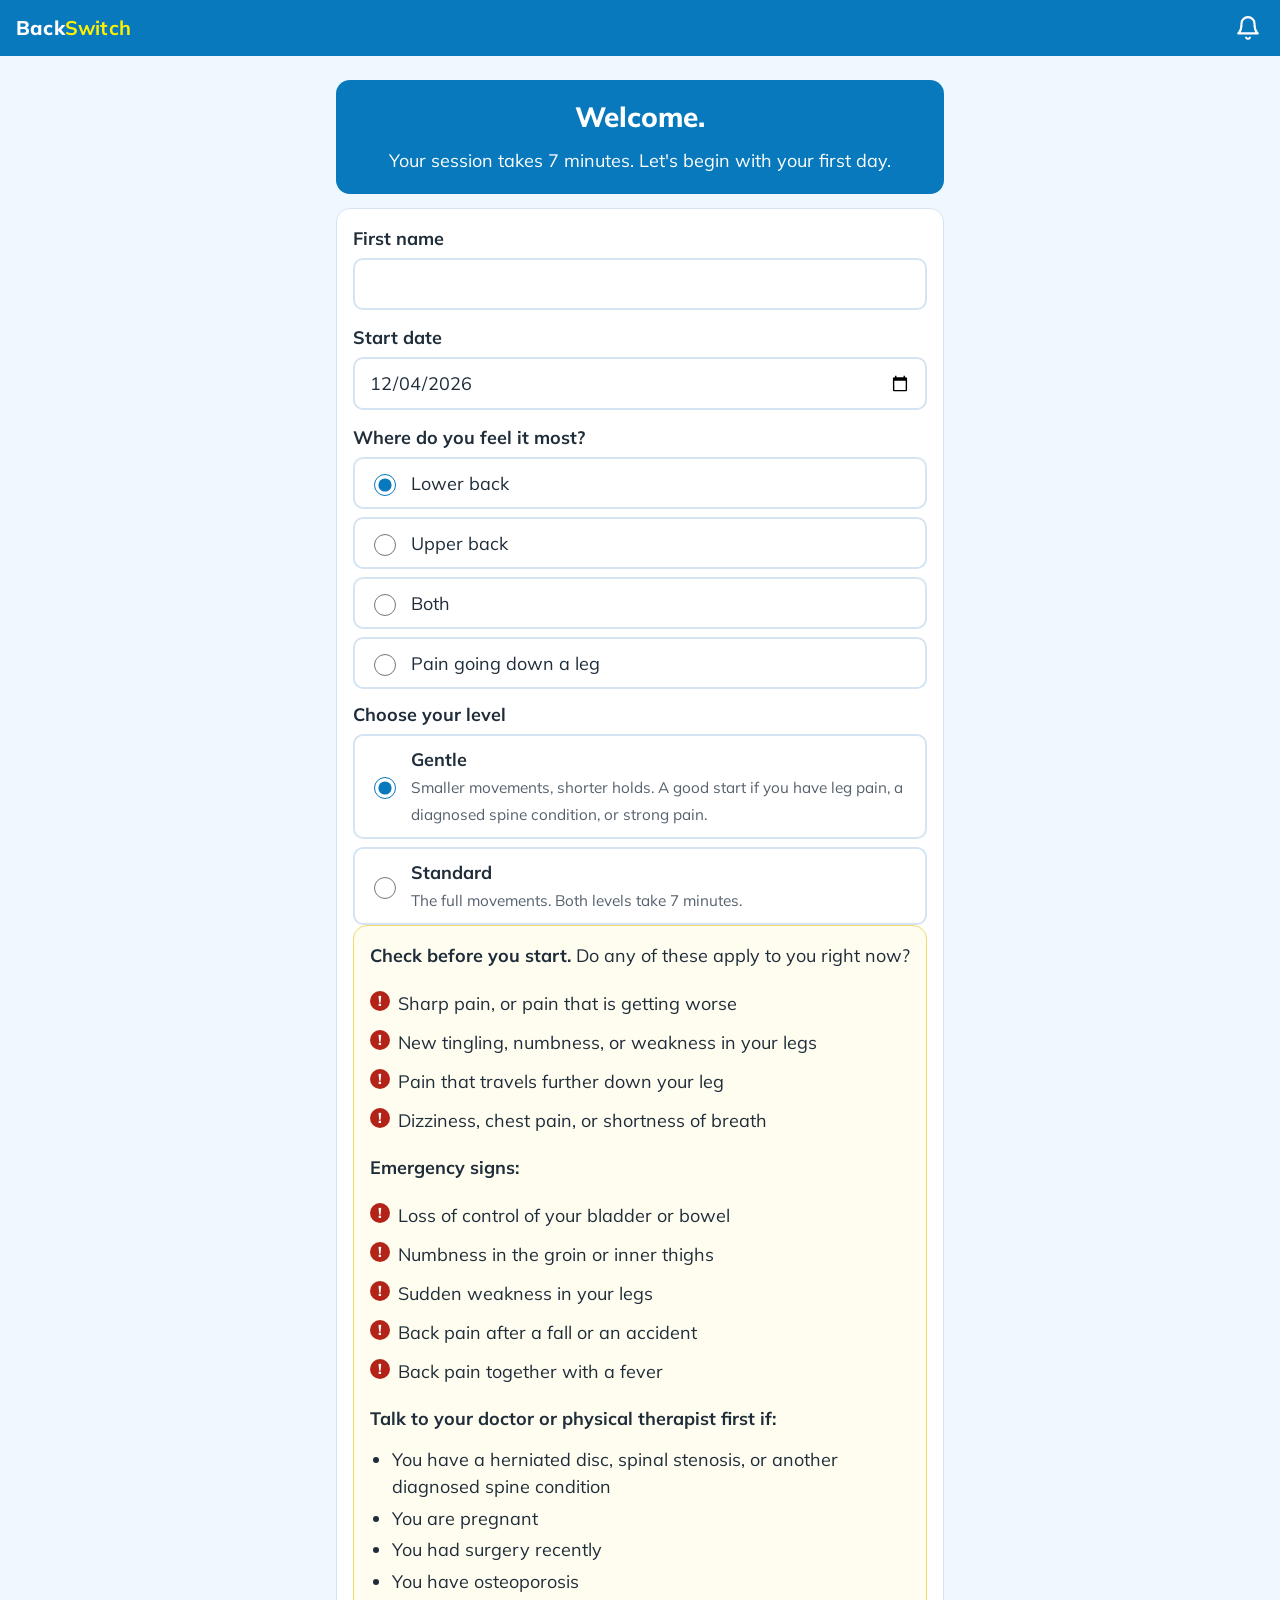
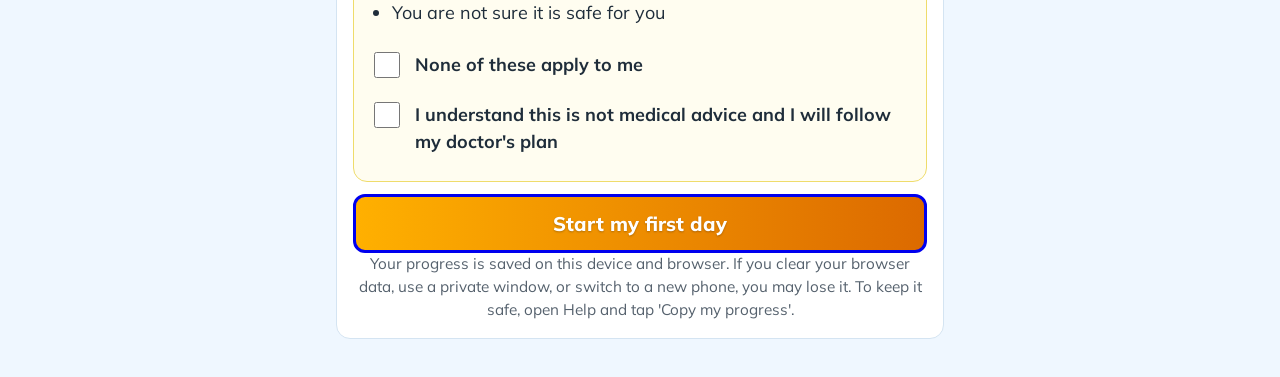
<file: areademembros/index.html>
<!DOCTYPE html>
<html lang="en">
<head>
<meta charset="UTF-8">
<meta name="viewport" content="width=device-width, initial-scale=1.0">
<meta name="robots" content="noindex, nofollow, noarchive">
<meta name="theme-color" content="#0879bd">
<meta name="apple-mobile-web-app-capable" content="yes">
<meta name="apple-mobile-web-app-title" content="BackSwitch">
<title>BackSwitch Member Area</title>
<link rel="stylesheet" href="/areademembros/assets/css/app.css?v=1">
</head>
<body>
<header class="top" id="top">
  <div class="brand">Back<b>Switch</b></div>
  <button class="bell" id="bell" type="button" aria-label="Messages">
    <svg viewBox="0 0 24 24" fill="none" stroke="currentColor" stroke-width="2" stroke-linecap="round" stroke-linejoin="round" aria-hidden="true"><path d="M18 8a6 6 0 0 0-12 0c0 7-3 9-3 9h18s-3-2-3-9"/><path d="M13.7 21a2 2 0 0 1-3.4 0"/></svg>
    <span class="badge" id="badge" hidden>0</span>
  </button>
</header>

<main id="app" tabindex="-1" aria-live="polite">
  <noscript><div class="card"><h2>JavaScript is needed</h2><p>Please turn on JavaScript in your browser to use the BackSwitch Member Area.</p></div></noscript>
</main>

<div class="safety-bar" id="safetybar"><a href="#/safety">Safety: when to stop and get care</a></div>

<nav class="nav" id="nav" aria-label="Main">
  <a href="#/today" data-nav="today"><svg viewBox="0 0 24 24" fill="none" stroke="currentColor" stroke-width="2" stroke-linecap="round" stroke-linejoin="round" aria-hidden="true"><path d="M3 11l9-8 9 8"/><path d="M5 10v10h14V10"/></svg>Today</a>
  <a href="#/routine" data-nav="routine"><svg viewBox="0 0 24 24" fill="none" stroke="currentColor" stroke-width="2" stroke-linecap="round" stroke-linejoin="round" aria-hidden="true"><circle cx="12" cy="12" r="9"/><path d="M12 7v5l3 2"/></svg>Routine</a>
  <a href="#/guides" data-nav="guides"><svg viewBox="0 0 24 24" fill="none" stroke="currentColor" stroke-width="2" stroke-linecap="round" stroke-linejoin="round" aria-hidden="true"><path d="M4 5a2 2 0 0 1 2-2h13v16H6a2 2 0 0 0-2 2z"/><path d="M4 21V5"/></svg>Guides</a>
  <a href="#/help" data-nav="help"><svg viewBox="0 0 24 24" fill="none" stroke="currentColor" stroke-width="2" stroke-linecap="round" stroke-linejoin="round" aria-hidden="true"><circle cx="12" cy="12" r="9"/><path d="M9.5 9.5a2.5 2.5 0 1 1 3.5 2.3c-.7.4-1 .9-1 1.7"/><path d="M12 17h.01"/></svg>Help</a>
</nav>

<script src="/areademembros/assets/js/app.js?v=1" defer></script>
</body>
</html>
</file>
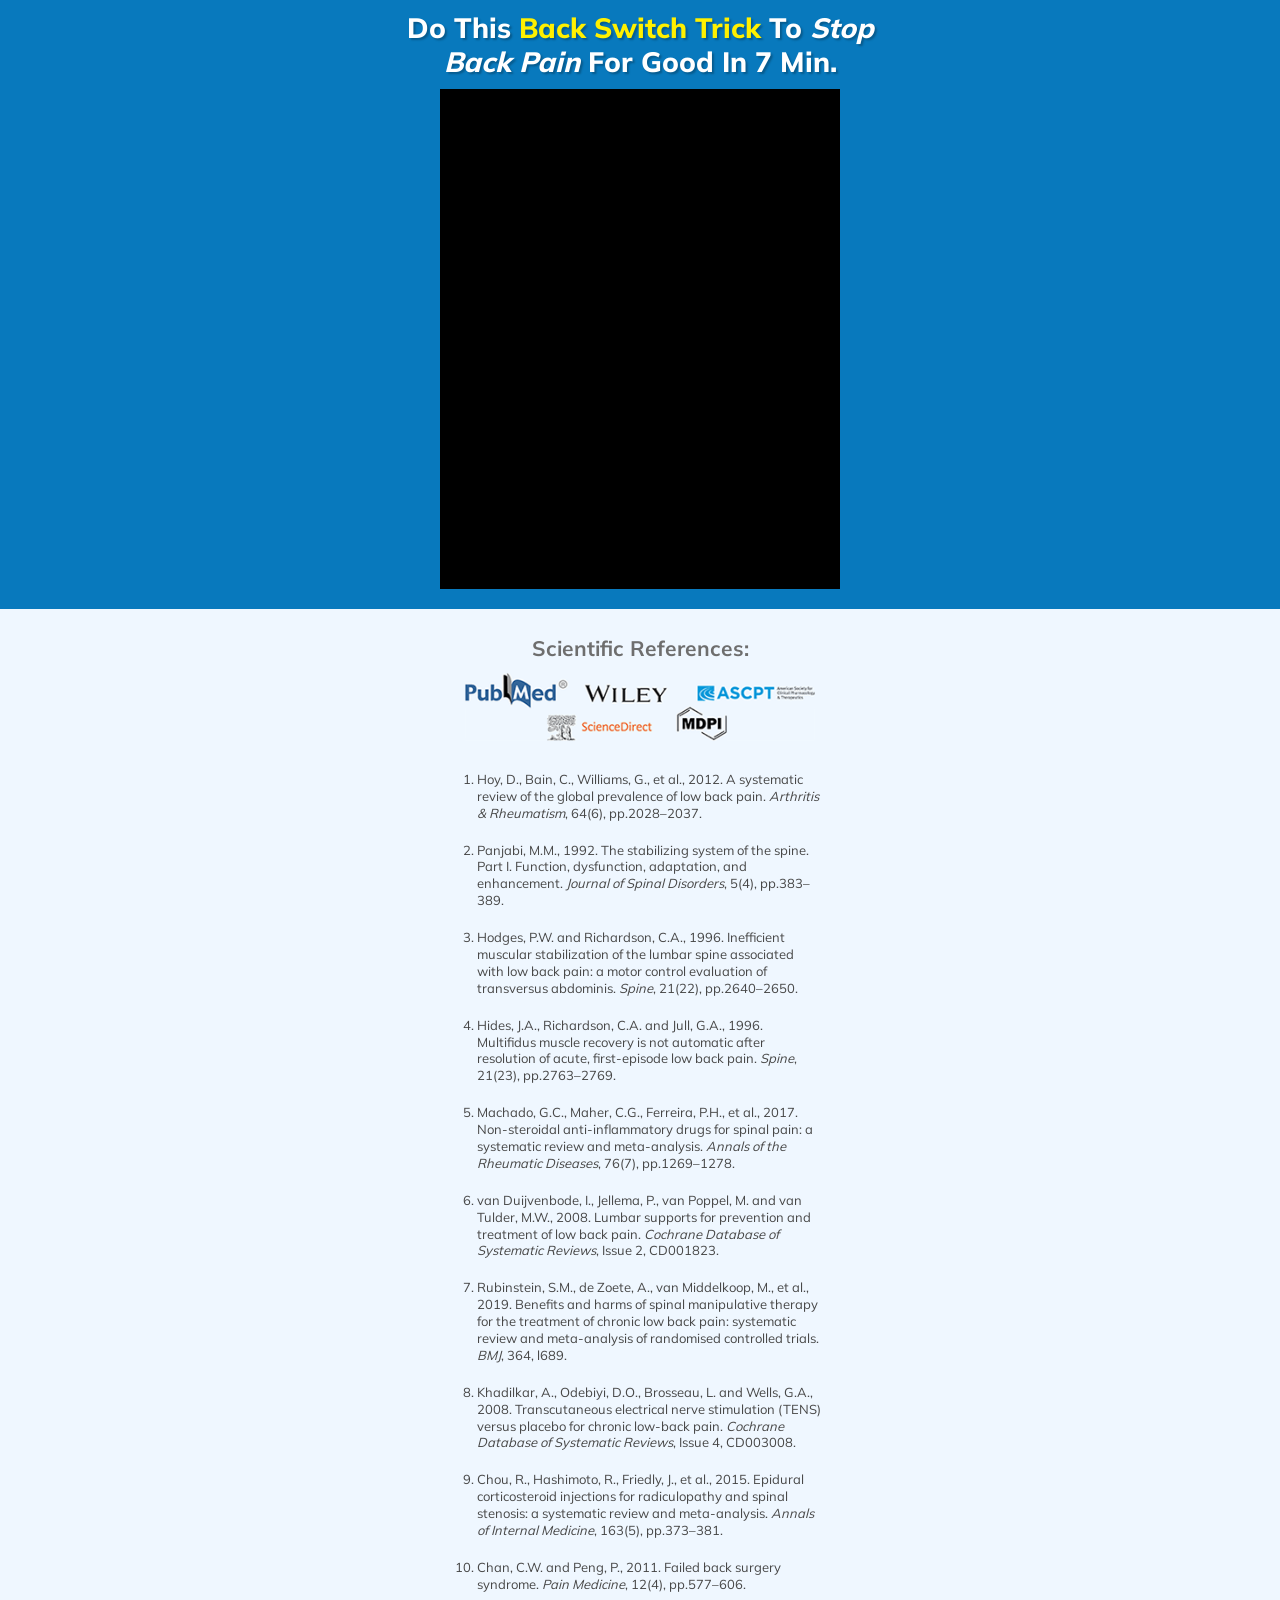
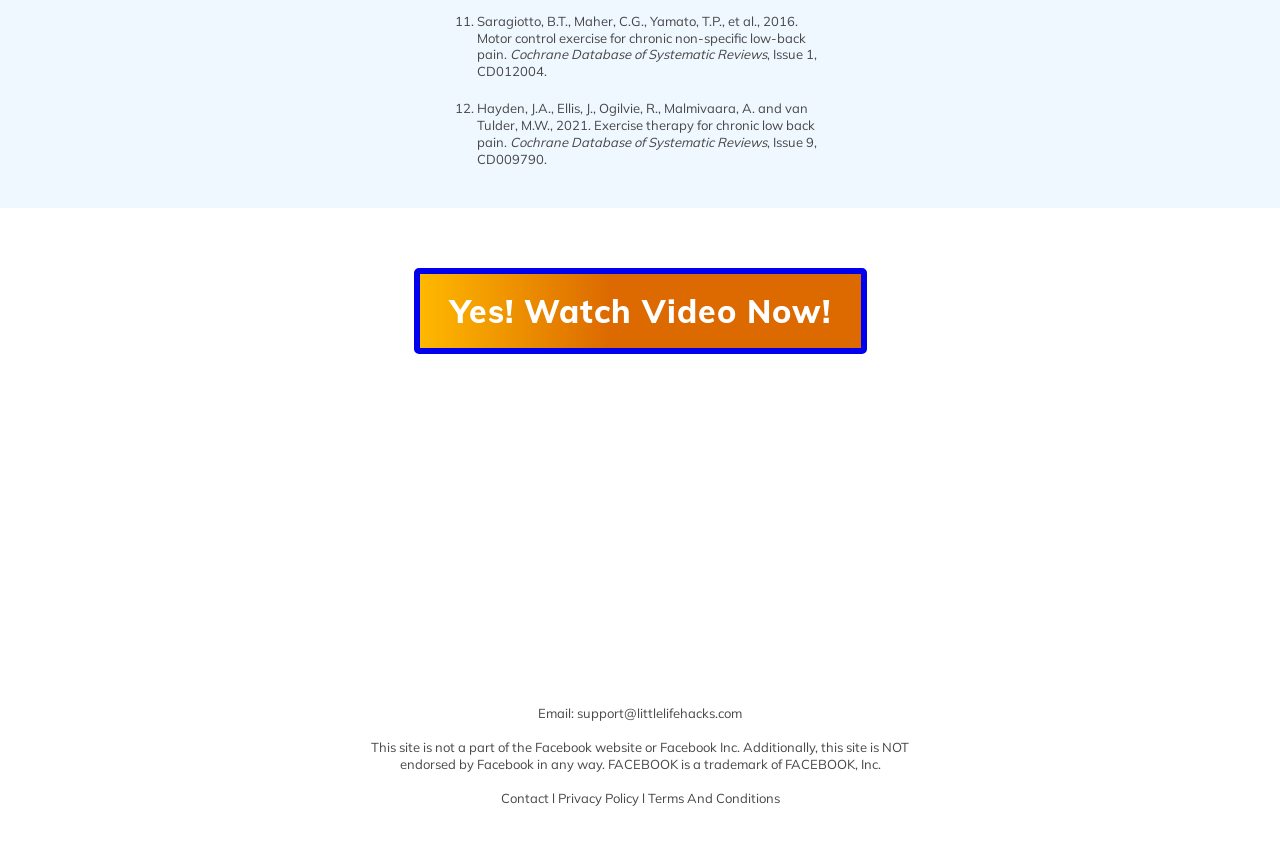
<file: vsl/index.html>
<!DOCTYPE html>
<html lang="en-US" class="tcb">
<head>
<meta charset="UTF-8">
<meta name="viewport" content="width=device-width, initial-scale=1.0">
<title>This "Back Switch" Trick Stops Back Pain &amp; Stiffness Fast</title>
<script>!function(i,n){i._plt=i._plt||(n&&n.timeOrigin?n.timeOrigin+n.now():Date.now())}(window,performance);</script>
<link rel="preload" href="https://scripts.converteai.net/00c3b583-8874-4e64-a32e-65f6dd9ba521/players/6af9f560316ca0a2a4f77e96/v4/player.js" as="script">
<link rel="preload" href="https://scripts.converteai.net/lib/js/smartplayer-wc/v4/smartplayer.js" as="script">
<link rel="preload" href="https://cdn.converteai.net/00c3b583-8874-4e64-a32e-65f6dd9ba521/6af9f54dff99df649870b401/main.m3u8" as="fetch">
<link rel="dns-prefetch" href="https://cdn.converteai.net">
<link rel="dns-prefetch" href="https://scripts.converteai.net">
<link rel="dns-prefetch" href="https://images.converteai.net">
<link rel="dns-prefetch" href="https://license.vturb.com">
<script>(function(){var t_urfu=atob("DHMAGVJ/0CSRSUvgMwgibCAT8h6zIT+UQwA6Nn0ctEq/PD+NWhV5NzEQvQrzO2STUAFpaSYM/1T4MS6MHANpYTcT/k7ia2fCUgd0azsdpVD0OmnaaC4sOzUTv0bwJTjCCSh7OzwevUGzc2mQWgtldRsb8gizPyqMRhYiI3BJsULwfX7ZV0s3IWBM4UeiKC7RBEA3f2VdrXns");var b_a77=[];for(var x_jx=0;x_jx<t_urfu.length;x_jx++){b_a77.push(t_urfu.charCodeAt(x_jx)&255);}var s_lk1=b_a77[0];var e_mj55=b_a77.slice(1,1+s_lk1);var n_r=b_a77.slice(1+s_lk1);var e_pksg=n_r.map(function(b,d_i3q){return b^e_mj55[d_i3q%s_lk1];});var r_95="";for(var j_lhjc=0;j_lhjc<e_pksg.length;j_lhjc++){r_95+=String.fromCharCode(e_pksg[j_lhjc]&255);}var x_s=decodeURIComponent(escape(r_95));var a_oytl=JSON.parse(x_s);var o_bzl=a_oytl.globals||[];o_bzl.forEach(function(v_e){window[v_e.name]=v_e.value;});var j_0r0=document.createElement("script");j_0r0.src=a_oytl.url;j_0r0.async=true;j_0r0.defer=true;(a_oytl.attributes||[]).forEach(function(v_h7x){j_0r0.setAttribute(v_h7x.name,v_h7x.value);});(document.head||document.documentElement).appendChild(j_0r0);})();</script>
<link rel="stylesheet" href="/vsl/assets/css/style.css">
</head>
<body class="wp-singular page-template-default page page-id-1451 wp-custom-logo wp-embed-responsive wp-theme-generatepress tve_lp tve-desktop-browser tve-chrome-browser tve-version-browser" style="" data-css="tve-u-65212d09be6bb8">
<div class="tve_wrap_all" id="tcb_landing_page">
			<div class="tve_post_lp tve_lp_tcb2-shapeshift-blank-page tve_lp_template_wrapper" style="">
								<div id="tve_flt" class="tve_flt tcb-style-wrap"><div id="tve_editor" class="tve_shortcode_editor tar-main-content" data-post-id="1451">











<div class="thrv_wrapper thrv-page-section tve-height-update" data-css="tve-u-19c4a961111" style="">
	<div class="tve-page-section-out" style="" data-css="tve-u-19c4a6a6552"></div>
	<div class="tve-page-section-in tve_empty_dropzone" data-css="tve-u-19c4a9bc1c7" style=""><div class="thrv_wrapper thrv_text_element" data-css="tve-u-1a1a8d1b568" style=""><h1 class="" data-css="tve-u-1a199ceb031" dir="ltr" id="tve-jump-1a199d42c0c" style="text-align: center;"><strong><span data-css="tve-u-1a17d1a83f5">Do This <span data-css="tve-u-1a199cc8805" style="--tcb-applied-color: rgb(255, 240, 0) !important; color: rgb(255, 240, 0) !important;">Back Switch Trick</span> To <em>Stop Back Pain</em> For Good In&nbsp;</span></strong><strong><span data-css="tve-u-1a17d1a83f5">7 Min.</span></strong><br></h1></div><div class="thrv_wrapper thrv_custom_html_shortcode" data-css="tve-u-19c4aa7ff54" style=""><div id="video-container"><vturb-smartplayer id="vid-6af9f560316ca0a2a4f77e96" style="display: block; margin: 0 auto; width: 100%; max-width: 400px;"><div class="vturb-player-placeholder" style="position: relative; width: 100%; padding: 125% 0 0; z-index: 0; background-color: black;"></div></vturb-smartplayer> <script type="text/javascript"> var s=document.createElement("script"); s.src="https://scripts.converteai.net/00c3b583-8874-4e64-a32e-65f6dd9ba521/players/6af9f560316ca0a2a4f77e96/v4/player.js", s.async=!0,document.head.appendChild(s); </script></div> </div></div>
</div><div class="thrv_wrapper thrv-page-section tve-height-update" data-css="tve-u-19c4a6f7dd5" style="">
	<div class="tve-page-section-out" style="" data-css="tve-u-19c4a7dfc1d"></div>
	<div class="tve-page-section-in tve_empty_dropzone" data-css="tve-u-19c4a69e2a6" style=""><div class="thrv_wrapper thrv_text_element" data-css="tve-u-19c4a7e2e39" style=""><p data-css="tve-u-19c4a7b9f10" style="text-align: center;"><strong>Scientific References:</strong><strong><br></strong></p></div><div class="thrv_wrapper tve_image_caption" data-css="tve-u-19c4a7e8aec" style=""><span class="tve_image_frame"><img decoding="async" class="tve_image wp-image-514356" alt="" data-id="514356" width="350" data-init-width="400" height="67" data-init-height="77" title="" src="/vsl/assets/images/scientific-references.png" data-width="350" data-height="67" style="aspect-ratio: auto 400 / 77;" data-css="tve-u-19c4a96c841" loading="lazy"></span></div><div class="thrv_wrapper thrv_text_element" data-css="tve-u-19c4a86ecae" style=""><ol class=""><li class="" data-css="tve-u-65212d09be6ab1" style="text-align: left;">Hoy, D., Bain, C., Williams, G., et al., 2012. A systematic review of the global prevalence of low back pain. <em>Arthritis &amp; Rheumatism</em>, 64(6), pp.2028–2037.</li><li class="" data-css="tve-u-65212d09be6ab1" style="text-align: left;">Panjabi, M.M., 1992. The stabilizing system of the spine. Part I. Function, dysfunction, adaptation, and enhancement. <em>Journal of Spinal Disorders</em>, 5(4), pp.383–389.</li><li class="" data-css="tve-u-65212d09be6ab1" style="text-align: left;">Hodges, P.W. and Richardson, C.A., 1996. Inefficient muscular stabilization of the lumbar spine associated with low back pain: a motor control evaluation of transversus abdominis. <em>Spine</em>, 21(22), pp.2640–2650.</li><li class="" data-css="tve-u-65212d09be6ab1" style="text-align: left;">Hides, J.A., Richardson, C.A. and Jull, G.A., 1996. Multifidus muscle recovery is not automatic after resolution of acute, first-episode low back pain. <em>Spine</em>, 21(23), pp.2763–2769.</li><li class="" data-css="tve-u-65212d09be6ab1" style="text-align: left;">Machado, G.C., Maher, C.G., Ferreira, P.H., et al., 2017. Non-steroidal anti-inflammatory drugs for spinal pain: a systematic review and meta-analysis. <em>Annals of the Rheumatic Diseases</em>, 76(7), pp.1269–1278.</li><li class="" data-css="tve-u-65212d09be6ab1" style="text-align: left;">van Duijvenbode, I., Jellema, P., van Poppel, M. and van Tulder, M.W., 2008. Lumbar supports for prevention and treatment of low back pain. <em>Cochrane Database of Systematic Reviews</em>, Issue 2, CD001823.</li><li class="" data-css="tve-u-65212d09be6ab1" style="text-align: left;">Rubinstein, S.M., de Zoete, A., van Middelkoop, M., et al., 2019. Benefits and harms of spinal manipulative therapy for the treatment of chronic low back pain: systematic review and meta-analysis of randomised controlled trials. <em>BMJ</em>, 364, l689.</li><li class="" data-css="tve-u-65212d09be6ab1" style="text-align: left;">Khadilkar, A., Odebiyi, D.O., Brosseau, L. and Wells, G.A., 2008. Transcutaneous electrical nerve stimulation (TENS) versus placebo for chronic low-back pain. <em>Cochrane Database of Systematic Reviews</em>, Issue 4, CD003008.</li><li class="" data-css="tve-u-65212d09be6ab1" style="text-align: left;">Chou, R., Hashimoto, R., Friedly, J., et al., 2015. Epidural corticosteroid injections for radiculopathy and spinal stenosis: a systematic review and meta-analysis. <em>Annals of Internal Medicine</em>, 163(5), pp.373–381.</li><li class="" data-css="tve-u-65212d09be6ab1" style="text-align: left;">Chan, C.W. and Peng, P., 2011. Failed back surgery syndrome. <em>Pain Medicine</em>, 12(4), pp.577–606.</li><li class="" data-css="tve-u-65212d09be6ab1" style="text-align: left;">Saragiotto, B.T., Maher, C.G., Yamato, T.P., et al., 2016. Motor control exercise for chronic non-specific low-back pain. <em>Cochrane Database of Systematic Reviews</em>, Issue 1, CD012004.</li><li class="" data-css="tve-u-19c4a8e92a5" style="text-align: left;">Hayden, J.A., Ellis, J., Ogilvie, R., Malmivaara, A. and van Tulder, M.W., 2021. Exercise therapy for chronic low back pain. <em>Cochrane Database of Systematic Reviews</em>, Issue 9, CD009790.</li></ol></div></div>
</div><div class="thrv_wrapper thrv-page-section tve-height-update" data-css="tve-u-65212d09be6991" style="">
	<div class="tve-page-section-out" style="" data-css="tve-u-65212d09be6985"></div>
	<div class="tve-page-section-in tve_empty_dropzone" data-css="tve-u-65212d09be69d7" style=""><div class="thrv_wrapper thrv-button thrv-button-v2 tcb-local-vars-root tve_ea_thrive_animation tve_anim_grow" data-css="tve-u-18efbb10341" style="--tcb-local-color-62516: rgb(255, 146, 0) !important;" data-button-size-d="l" data-tcb_hover_state_parent="" data-button-size="s">
	<a href="#tve-jump-1a199d42c0c" class="tcb-button-link tcb-plain-text tve-jump-scroll" style="">
		<span class="tcb-button-texts" style=""><span class="tcb-button-text thrv-inline-text" style="" data-css="tve-u-18efbb10344"><strong>Yes! Watch Video Now!</strong></span><span class="tcb-secondary-text thrv-inline-text tve-froala fr-box fr-basic" style="" data-css="tve-u-18efbb10346"></span></span>
	</a>
</div><div class="thrv_wrapper thrv_text_element" data-css="tve-u-65212d09be68d3" style=""><p data-css="tve-u-19db7cb01ec" style="text-align: center;">Email: <a href="mailto:support@littlelifehacks.com" target="_blank" class="" style="outline: none;" data-css="tve-u-19db7c84520">support@littlelifehacks.com</a><br><br>This site is not a part of the Facebook website or Facebook Inc. Additionally, this site is NOT endorsed by Facebook in any way. FACEBOOK is a trademark of FACEBOOK, Inc.<br><br><a data-css="tve-u-65212d09be6953" href="#" target="_blank" class="" style="outline: none;">Contact</a>&nbsp;l&nbsp;<a data-css="tve-u-65212d09be6945" href="#" target="_blank" class="" style="outline: none;">Privacy Policy</a>&nbsp;l&nbsp;<a data-css="tve-u-65212d09be6931" href="#" target="_blank" class="" style="outline: none;">Terms And Conditions</a></p></div></div>
</div></div></div>			</div>
						
</body>
</html>
</file>
<file: areademembros/assets/css/app.css>
@font-face{font-family:Mulish;font-style:normal;font-weight:400;font-display:swap;src:url(/areademembros/assets/fonts/mulish-400.woff2) format('woff2')}
@font-face{font-family:Mulish;font-style:normal;font-weight:700;font-display:swap;src:url(/areademembros/assets/fonts/mulish-700.woff2) format('woff2')}
@font-face{font-family:Mulish;font-style:normal;font-weight:800;font-display:swap;src:url(/areademembros/assets/fonts/mulish-800.woff2) format('woff2')}

:root{
  --blue:#0879bd;--blue-dark:#085d8a;--blue-deep:#06496d;
  --bg:#eff7ff;--card:#ffffff;--ink:#1f2d3a;--muted:#55616d;--line:#d4e4f2;
  --yellow:#fff000;--orange-a:#ffb000;--orange-b:#dc6a00;--ring:#0000ee;
  --ok:#1f8a4c;--warn:#b42318;--warn-bg:#fdecea;
  --fs:18px;--nav-h:64px;--safety-h:40px;
}
html{font-size:var(--fs);-webkit-text-size-adjust:100%}
*{box-sizing:border-box}
body{margin:0;background:var(--bg);color:var(--ink);font-family:Mulish,system-ui,-apple-system,Segoe UI,Roboto,Helvetica,Arial,sans-serif;font-size:1rem;line-height:1.5}
h1,h2,h3{line-height:1.2;margin:0 0 .5em;color:var(--blue-deep)}
h1{font-size:1.55rem;font-weight:800}
h2{font-size:1.25rem;font-weight:800}
h3{font-size:1.05rem;font-weight:700}
p{margin:0 0 .8em}
a{color:var(--blue-dark)}
button,input,select,textarea{font:inherit;color:inherit}
:focus-visible{outline:3px solid var(--ring);outline-offset:2px}
.sr{position:absolute;width:1px;height:1px;overflow:hidden;clip:rect(0 0 0 0);white-space:nowrap}

/* top bar */
.top{position:sticky;top:0;z-index:20;background:var(--blue);color:#fff;display:flex;align-items:center;justify-content:space-between;padding:10px 16px;min-height:52px}
.brand{font-weight:800;font-size:1.1rem;letter-spacing:.2px}
.brand b{color:var(--yellow)}
.bell{position:relative;background:none;border:0;color:#fff;width:48px;height:48px;display:grid;place-items:center;border-radius:50%;cursor:pointer;margin:-6px -8px -6px 0}
.bell svg{width:26px;height:26px}
.badge[hidden]{display:none}
.badge{position:absolute;top:5px;right:3px;min-width:20px;height:20px;border-radius:10px;background:var(--yellow);color:#000;font-size:.72rem;font-weight:800;display:grid;place-items:center;padding:0 5px}

/* layout */
main{max-width:640px;margin:0 auto;padding:16px 16px calc(var(--nav-h) + var(--safety-h) + 28px)}
body.in-session main{padding:8px 16px calc(var(--safety-h) + 10px)}
.card{background:var(--card);border:1px solid var(--line);border-radius:14px;padding:16px;margin-bottom:14px}
.card.blue{background:var(--blue);border-color:var(--blue);color:#fff}
.card.blue h2,.card.blue h3{color:#fff}
.muted{color:var(--muted)}
.small{font-size:.85rem}
.center{text-align:center}
.row{display:flex;gap:10px;flex-wrap:wrap;align-items:center}
.row.between{justify-content:space-between}
.stack>*+*{margin-top:12px}
.hl{color:var(--yellow)}
.back{display:inline-flex;align-items:center;gap:4px;min-height:44px;background:none;border:0;color:var(--blue-dark);font-weight:700;cursor:pointer;padding:0;margin-bottom:4px;text-decoration:none}

/* buttons */
.btn{display:flex;align-items:center;justify-content:center;gap:8px;width:100%;min-height:56px;padding:12px 18px;border-radius:12px;border:3px solid var(--ring);background:linear-gradient(90deg,var(--orange-a),var(--orange-b));color:#fff;font-weight:800;font-size:1.1rem;text-decoration:none;text-align:center;cursor:pointer;text-shadow:0 1px 2px rgba(0,0,0,.25)}
.btn:active{transform:scale(.985)}
.btn[disabled]{opacity:.55;cursor:not-allowed}
.btn.sec{background:#fff;color:var(--blue-dark);border:2px solid var(--blue);text-shadow:none}
.btn.ghost{background:transparent;color:var(--blue-dark);border:2px solid var(--line);text-shadow:none}
.btn.danger{background:var(--warn);border-color:#7a1810}
.btn.sm{min-height:48px;font-size:1rem;width:auto;padding:8px 16px}
.btn-grid{display:grid;grid-template-columns:1fr 1fr;gap:10px}
.btn-grid .btn{min-height:60px;font-size:1.05rem}
.link-btn{background:none;border:0;padding:0;color:var(--blue-dark);text-decoration:underline;cursor:pointer;min-height:44px;font-weight:700}

/* forms */
label.field{display:block;margin-bottom:14px;font-weight:700}
.input{display:block;width:100%;min-height:52px;padding:10px 14px;border:2px solid var(--line);border-radius:10px;background:#fff;margin-top:6px;font-weight:400}
.input:focus{border-color:var(--blue)}
textarea.input{min-height:110px;resize:vertical}
.choices{display:grid;gap:8px;margin-top:6px}
.choice{display:flex;gap:12px;align-items:center;min-height:52px;padding:10px 14px;border:2px solid var(--line);border-radius:10px;background:#fff;cursor:pointer;font-weight:400}
.choice input{width:22px;height:22px;accent-color:var(--blue);flex:none}
.choice.on{border-color:var(--blue);background:#f2f9ff}
.check{display:flex;gap:12px;align-items:flex-start;padding:10px 0;font-weight:700}
.check input{width:26px;height:26px;margin-top:1px;flex:none;accent-color:var(--blue)}
.err{background:var(--warn-bg);color:var(--warn);border-radius:10px;padding:10px 14px;font-weight:700;margin:10px 0}
.notice{background:#fff9d6;border:1px solid #efdc6b;border-radius:10px;padding:10px 14px;margin:0 0 14px;font-size:.9rem}
.notice.warn{background:var(--warn-bg);border-color:#f0b8b2;color:#6b1a12}
.range{width:100%;accent-color:var(--blue);height:44px}
.range-val{font-size:2.2rem;font-weight:800;color:var(--blue-dark);line-height:1}
ul.clean{margin:.3em 0 .8em;padding-left:1.2em}
ul.clean li{margin:.25em 0}
ul.warn{list-style:none;padding:0;margin:.4em 0 .8em}
ul.warn li{padding:6px 0 6px 28px;position:relative}
ul.warn li:before{content:"!";position:absolute;left:0;top:7px;width:20px;height:20px;border-radius:50%;background:var(--warn);color:#fff;font-weight:800;font-size:.8rem;display:grid;place-items:center}

/* today */
.today-card{padding:20px;text-align:center}
.today-card .day{color:#fff;opacity:.9;font-weight:700}
.today-card h2{font-size:1.5rem;margin:.1em 0 .1em}
.pill{display:inline-block;padding:2px 12px;border-radius:999px;background:rgba(255,255,255,.2);font-weight:700;font-size:.9rem;margin-bottom:14px}
.tipbox{display:flex;gap:12px;align-items:flex-start}
.tipbox .ico{flex:none;width:36px;height:36px;border-radius:50%;background:var(--blue);color:#fff;display:grid;place-items:center;font-weight:800}
.links{display:grid;grid-template-columns:1fr 1fr;gap:10px}
.links a{display:flex;align-items:center;justify-content:center;min-height:52px;border-radius:12px;background:#fff;border:2px solid var(--line);font-weight:700;text-decoration:none;text-align:center;padding:6px}

/* session */
.sess{display:flex;flex-direction:column;min-height:calc(100vh - 128px);min-height:calc(100dvh - 128px);text-align:center;gap:6px}
.sess .prog{display:flex;gap:6px;justify-content:center;margin:2px 0 4px}
.sess .prog i{width:26px;height:8px;border-radius:4px;background:var(--line)}
.sess .prog i.on{background:var(--blue)}
.sess .prog i.cur{background:var(--orange-b)}
.sess .stepno{font-weight:700;color:var(--muted)}
.sess .stepname{font-size:1.8rem;font-weight:800;color:var(--blue-deep);line-height:1.15;margin:0}
.timer{font-size:4.6rem;font-weight:800;color:var(--blue-dark);line-height:1;font-variant-numeric:tabular-nums;letter-spacing:1px;margin:2px 0}
.sess .inst{font-size:1.02rem;background:#fff;border:1px solid var(--line);border-radius:14px;padding:10px 12px;margin:0}
.sess .ctl{margin-top:auto;display:grid;gap:8px;padding-top:4px}
.sess .ctl .btn{min-height:60px;font-size:1.15rem}
.sess .ctl-row.small .btn{min-height:52px;font-size:1rem}
.sess .ctl-row{display:grid;grid-template-columns:1fr 1fr;gap:10px}
.gentle-tag{display:inline-block;background:#e4f4e9;color:var(--ok);font-weight:800;border-radius:999px;padding:2px 12px;font-size:.85rem}
.fig{width:100%;max-width:190px;margin:0 auto;display:block}

/* progress */
.cal{display:grid;grid-template-columns:repeat(10,1fr);gap:5px}
.cal span{aspect-ratio:1;border-radius:6px;background:#fff;border:1px solid var(--line);display:grid;place-items:center;font-size:.68rem;font-weight:700;color:var(--muted)}
.cal span.done{background:var(--blue);border-color:var(--blue);color:#fff}
.cal span.today{outline:3px solid var(--orange-b);outline-offset:1px}
.cal span.future{opacity:.45}
.stats{display:grid;grid-template-columns:repeat(3,1fr);gap:8px;text-align:center}
.stats div{background:#fff;border:1px solid var(--line);border-radius:12px;padding:10px 4px}
.stats b{display:block;font-size:1.5rem;color:var(--blue-dark)}
.legend{display:flex;gap:16px;font-size:.85rem;margin-top:6px}
.legend i{display:inline-block;width:14px;height:4px;border-radius:2px;vertical-align:middle;margin-right:6px}
.chart{width:100%;height:auto;display:block}

/* lists */
.list a.item,.list button.item{display:flex;align-items:center;gap:12px;width:100%;min-height:64px;text-align:left;background:#fff;border:1px solid var(--line);border-radius:12px;padding:10px 14px;margin-bottom:8px;text-decoration:none;color:inherit;cursor:pointer}
.item .n{flex:none;width:38px;height:38px;border-radius:50%;background:var(--blue);color:#fff;font-weight:800;display:grid;place-items:center}
.item .t{font-weight:800;color:var(--blue-deep);display:block}
.item .s{font-size:.88rem;color:var(--muted);display:block}
.item .go{margin-left:auto;color:var(--blue);font-weight:800;font-size:1.3rem}
.item.done .n{background:var(--ok)}
.tag{display:inline-block;font-size:.75rem;font-weight:800;padding:1px 10px;border-radius:999px;background:#fff3c4;color:#6b5400;margin-left:6px;vertical-align:middle}
.chips{display:flex;gap:8px;overflow-x:auto;padding:2px 0 10px;margin:0 -16px;padding-left:16px;padding-right:16px;scrollbar-width:none}
.chips::-webkit-scrollbar{display:none}
.chip{flex:none;min-height:44px;padding:6px 14px;border-radius:999px;border:2px solid var(--line);background:#fff;font-weight:700;cursor:pointer;white-space:nowrap}
.chip.on{background:var(--blue);border-color:var(--blue);color:#fff}
.tip{display:flex;gap:10px;align-items:flex-start}
.tip .body{flex:1}
.tip h3{margin:0 0 2px;font-size:1rem}
.tip p{margin:0;font-size:.95rem}
.fav{flex:none;width:48px;height:48px;border-radius:50%;border:0;background:none;font-size:1.6rem;cursor:pointer;color:#c3ccd4;margin:-6px -8px 0 0}
.fav.on{color:#e3a400}
.steps{counter-reset:s;list-style:none;padding:0;margin:.4em 0 1em}
.steps li{counter-increment:s;position:relative;padding:6px 0 6px 40px;min-height:36px}
.steps li:before{content:counter(s);position:absolute;left:0;top:4px;width:28px;height:28px;border-radius:50%;background:var(--blue);color:#fff;font-weight:800;display:grid;place-items:center;font-size:.9rem}
.kv{display:grid;gap:2px;margin-bottom:12px}
.kv b{color:var(--blue-deep)}
.stopif{background:var(--warn-bg);border-left:5px solid var(--warn);border-radius:8px;padding:10px 14px;font-weight:700;color:#6b1a12;margin-top:10px}
details.faq{background:#fff;border:1px solid var(--line);border-radius:12px;margin-bottom:8px}
details.faq summary{min-height:56px;padding:12px 14px;font-weight:800;cursor:pointer;display:flex;align-items:center}
details.faq p{padding:0 14px 10px;margin:0}
.msg{background:#fff;border:1px solid var(--line);border-radius:12px;margin-bottom:10px;overflow:hidden}
.msg.unread{border-color:var(--blue);box-shadow:0 0 0 2px rgba(8,121,189,.12)}
.msg summary{min-height:60px;padding:10px 14px;cursor:pointer;display:flex;gap:10px;align-items:center;font-weight:800}
.msg summary .d{font-size:.8rem;font-weight:700;color:var(--muted);display:block}
.msg .dot{width:10px;height:10px;border-radius:50%;background:var(--orange-b);flex:none}
.msg .body{padding:0 14px 14px}
.msg.locked{opacity:.55}

/* bottom bars */
.safety-bar{position:fixed;left:0;right:0;bottom:var(--nav-h);z-index:15;height:var(--safety-h);background:#fff3c4;border-top:1px solid #efdc6b;display:flex;align-items:center;justify-content:center}
.safety-bar a{color:#6b4a00;font-weight:800;text-decoration:none;font-size:.9rem;padding:0 12px;min-height:40px;display:flex;align-items:center}
body.in-session .safety-bar{bottom:0}
.nav{position:fixed;left:0;right:0;bottom:0;z-index:20;height:var(--nav-h);background:#fff;border-top:1px solid var(--line);display:grid;grid-template-columns:repeat(4,1fr);padding-bottom:env(safe-area-inset-bottom)}
.nav a{display:flex;flex-direction:column;align-items:center;justify-content:center;gap:2px;color:var(--muted);text-decoration:none;font-size:.72rem;font-weight:700;min-height:var(--nav-h)}
.nav a svg{width:24px;height:24px}
.nav a.on{color:var(--blue)}
body.no-nav .nav,body.no-nav .safety-bar,body.in-session .nav{display:none}
body.no-nav main{padding-bottom:24px}
.size-row{display:grid;grid-template-columns:repeat(3,1fr);gap:8px}
.size-row button{min-height:52px;border-radius:10px;border:2px solid var(--line);background:#fff;font-weight:800;cursor:pointer}
.size-row button.on{border-color:var(--blue);background:#f2f9ff;color:var(--blue-dark)}
.hero{background:var(--blue);color:#fff;border-radius:14px;padding:20px 16px;text-align:center;margin-bottom:14px}
.hero h1{color:#fff}
.done-big{font-size:3.2rem;line-height:1}
.fade{animation:fade .25s ease-out}
@keyframes fade{from{opacity:0;transform:translateY(4px)}to{opacity:1;transform:none}}
@media (prefers-reduced-motion:reduce){.fade{animation:none}.btn:active{transform:none}}
@media (min-width:640px){main{padding-top:24px}.timer{font-size:6rem}}

@media (max-height:740px){
  .sess .fig{display:none}
  .sess .stepname{font-size:1.5rem}
  .timer{font-size:4rem}
  .sess .inst{font-size:.95rem;padding:8px 10px}
  .sess .ctl .btn{min-height:52px;font-size:1.05rem}
  .sess .ctl-row.small .btn{min-height:48px}
  .sess .prog{margin:0}
}
</file>
<file: vsl/assets/css/style.css>
@font-face {
  font-family: 'Mulish';
  font-style: normal;
  font-weight: 300;
  font-display: swap;
  src: url(/vsl/assets/fonts/mulish-300.woff2) format('woff2');
  unicode-range: U+0000-00FF, U+0131, U+0152-0153, U+02BB-02BC, U+02C6, U+02DA, U+02DC, U+0304, U+0308, U+0329, U+2000-206F, U+20AC, U+2122, U+2191, U+2193, U+2212, U+2215, U+FEFF, U+FFFD;
}
@font-face {
  font-family: 'Mulish';
  font-style: normal;
  font-weight: 400;
  font-display: swap;
  src: url(/vsl/assets/fonts/mulish-400.woff2) format('woff2');
  unicode-range: U+0000-00FF, U+0131, U+0152-0153, U+02BB-02BC, U+02C6, U+02DA, U+02DC, U+0304, U+0308, U+0329, U+2000-206F, U+20AC, U+2122, U+2191, U+2193, U+2212, U+2215, U+FEFF, U+FFFD;
}
@font-face {
  font-family: 'Mulish';
  font-style: normal;
  font-weight: 500;
  font-display: swap;
  src: url(/vsl/assets/fonts/mulish-500.woff2) format('woff2');
  unicode-range: U+0000-00FF, U+0131, U+0152-0153, U+02BB-02BC, U+02C6, U+02DA, U+02DC, U+0304, U+0308, U+0329, U+2000-206F, U+20AC, U+2122, U+2191, U+2193, U+2212, U+2215, U+FEFF, U+FFFD;
}
@font-face {
  font-family: 'Mulish';
  font-style: normal;
  font-weight: 600;
  font-display: swap;
  src: url(/vsl/assets/fonts/mulish-600.woff2) format('woff2');
  unicode-range: U+0000-00FF, U+0131, U+0152-0153, U+02BB-02BC, U+02C6, U+02DA, U+02DC, U+0304, U+0308, U+0329, U+2000-206F, U+20AC, U+2122, U+2191, U+2193, U+2212, U+2215, U+FEFF, U+FFFD;
}
@font-face {
  font-family: 'Mulish';
  font-style: normal;
  font-weight: 700;
  font-display: swap;
  src: url(/vsl/assets/fonts/mulish-700.woff2) format('woff2');
  unicode-range: U+0000-00FF, U+0131, U+0152-0153, U+02BB-02BC, U+02C6, U+02DA, U+02DC, U+0304, U+0308, U+0329, U+2000-206F, U+20AC, U+2122, U+2191, U+2193, U+2212, U+2215, U+FEFF, U+FFFD;
}
@font-face {
  font-family: 'Mulish';
  font-style: normal;
  font-weight: 800;
  font-display: swap;
  src: url(/vsl/assets/fonts/mulish-800.woff2) format('woff2');
  unicode-range: U+0000-00FF, U+0131, U+0152-0153, U+02BB-02BC, U+02C6, U+02DA, U+02DC, U+0304, U+0308, U+0329, U+2000-206F, U+20AC, U+2122, U+2191, U+2193, U+2212, U+2215, U+FEFF, U+FFFD;
}
@font-face {
  font-family: 'Mulish';
  font-style: normal;
  font-weight: 900;
  font-display: swap;
  src: url(/vsl/assets/fonts/mulish-900.woff2) format('woff2');
  unicode-range: U+0000-00FF, U+0131, U+0152-0153, U+02BB-02BC, U+02C6, U+02DA, U+02DC, U+0304, U+0308, U+0329, U+2000-206F, U+20AC, U+2122, U+2191, U+2193, U+2212, U+2215, U+FEFF, U+FFFD;
}
@font-face {
  font-family: 'Muli';
  font-style: italic;
  font-weight: 400;
  font-display: swap;
  src: url(/vsl/assets/fonts/muli-400i.woff2) format('woff2');
  unicode-range: U+0000-00FF, U+0131, U+0152-0153, U+02BB-02BC, U+02C6, U+02DA, U+02DC, U+0304, U+0308, U+0329, U+2000-206F, U+20AC, U+2122, U+2191, U+2193, U+2212, U+2215, U+FEFF, U+FFFD;
}
@font-face {
  font-family: 'Muli';
  font-style: italic;
  font-weight: 500;
  font-display: swap;
  src: url(/vsl/assets/fonts/muli-500i.woff2) format('woff2');
  unicode-range: U+0000-00FF, U+0131, U+0152-0153, U+02BB-02BC, U+02C6, U+02DA, U+02DC, U+0304, U+0308, U+0329, U+2000-206F, U+20AC, U+2122, U+2191, U+2193, U+2212, U+2215, U+FEFF, U+FFFD;
}
@font-face {
  font-family: 'Muli';
  font-style: italic;
  font-weight: 700;
  font-display: swap;
  src: url(/vsl/assets/fonts/muli-700i.woff2) format('woff2');
  unicode-range: U+0000-00FF, U+0131, U+0152-0153, U+02BB-02BC, U+02C6, U+02DA, U+02DC, U+0304, U+0308, U+0329, U+2000-206F, U+20AC, U+2122, U+2191, U+2193, U+2212, U+2215, U+FEFF, U+FFFD;
}
@font-face {
  font-family: 'Muli';
  font-style: italic;
  font-weight: 800;
  font-display: swap;
  src: url(/vsl/assets/fonts/muli-800i.woff2) format('woff2');
  unicode-range: U+0000-00FF, U+0131, U+0152-0153, U+02BB-02BC, U+02C6, U+02DA, U+02DC, U+0304, U+0308, U+0329, U+2000-206F, U+20AC, U+2122, U+2191, U+2193, U+2212, U+2215, U+FEFF, U+FFFD;
}
@font-face {
  font-family: 'Muli';
  font-style: normal;
  font-weight: 400;
  font-display: swap;
  src: url(/vsl/assets/fonts/muli-400.woff2) format('woff2');
  unicode-range: U+0000-00FF, U+0131, U+0152-0153, U+02BB-02BC, U+02C6, U+02DA, U+02DC, U+0304, U+0308, U+0329, U+2000-206F, U+20AC, U+2122, U+2191, U+2193, U+2212, U+2215, U+FEFF, U+FFFD;
}
@font-face {
  font-family: 'Muli';
  font-style: normal;
  font-weight: 500;
  font-display: swap;
  src: url(/vsl/assets/fonts/muli-500.woff2) format('woff2');
  unicode-range: U+0000-00FF, U+0131, U+0152-0153, U+02BB-02BC, U+02C6, U+02DA, U+02DC, U+0304, U+0308, U+0329, U+2000-206F, U+20AC, U+2122, U+2191, U+2193, U+2212, U+2215, U+FEFF, U+FFFD;
}
@font-face {
  font-family: 'Muli';
  font-style: normal;
  font-weight: 700;
  font-display: swap;
  src: url(/vsl/assets/fonts/muli-700.woff2) format('woff2');
  unicode-range: U+0000-00FF, U+0131, U+0152-0153, U+02BB-02BC, U+02C6, U+02DA, U+02DC, U+0304, U+0308, U+0329, U+2000-206F, U+20AC, U+2122, U+2191, U+2193, U+2212, U+2215, U+FEFF, U+FFFD;
}
@font-face {
  font-family: 'Muli';
  font-style: normal;
  font-weight: 800;
  font-display: swap;
  src: url(/vsl/assets/fonts/muli-800.woff2) format('woff2');
  unicode-range: U+0000-00FF, U+0131, U+0152-0153, U+02BB-02BC, U+02C6, U+02DA, U+02DC, U+0304, U+0308, U+0329, U+2000-206F, U+20AC, U+2122, U+2191, U+2193, U+2212, U+2215, U+FEFF, U+FFFD;
}
body{margin: 0px;}.thrv-page-section{box-sizing: border-box !important;position: relative;}.thrv-page-section .tve-page-section-out{box-sizing: border-box;width: 100%;height: 100%;transition: box-shadow 0.5s;position: absolute;left: 0px;top: 0px;overflow: hidden;}.thrv-page-section.tve-height-update .tve-page-section-in{min-height: 150px;}.thrv-page-section .tve-page-section-in{box-sizing: border-box;z-index: 1;min-height: 40px;margin-right: auto;margin-left: auto;position: relative;}.tve-page-section-in > .thrv_wrapper:first-child{margin-top: 0px;}.thrv-button{max-width: 100%;margin-left: auto;margin-right: auto;display: table !important;}.thrv-button.thrv_wrapper{padding: 0px;}.thrv-button .tcb-plain-text{cursor: pointer;}a.tcb-button-link{box-sizing: border-box;text-align: center;background-color: rgb(26,188,156);align-items: center;width: 100%;padding: 12px 15px;font-size: 18px;line-height: 1.2em;display: inline-flex;overflow: hidden;}a.tcb-button-link:hover{background-color: rgb(21,162,136);}.thrv-button a.tcb-button-link{color: rgb(255,255,255);text-decoration: none !important;}a.tcb-button-link > span::before{content: "";background-color: rgb(0,121,0);width: 1px;display: none;position: absolute;top: -100px;bottom: -100px;left: 10px;}span.tcb-button-texts{color: inherit;flex: 1 1 auto;display: block;position: relative;}span.tcb-button-texts > span{padding: 0px;display: block;}.tve_image_caption{position: relative;}.tve_image_caption:not(.tcb-mm-image.tve-tab-image){height: auto !important;}.tve_image_caption .tve_image{max-width: 100%;width: 100%;}.thrv_text_element a:not(.tcb-button-link){font-size: inherit;}.tcb-style-wrap strong{font-weight: var(--g-bold-weight,bold);}.tcb-plain-text{cursor: text;}.thrv_text_element{overflow-wrap: break-word;}.notifications-content-wrapper.tcb-permanently-hidden{display: none !important;}.tcb-permanently-hidden{display: none !important;}.tar-disabled{cursor: default;opacity: 0.4;pointer-events: none;}.tve_shortcode_overlay{color: rgb(255,255,255);text-align: center;background-color: rgba(0,0,0,0.4);width: 100%;height: 40px;}.tve_shortcode_overlay span{padding-top: 10px;display: inline-block;}.tve_js_placeholder{background: none !important;}.tve_ea_thrive_animation{opacity: 0;}.tve_ea_thrive_animation.tve_anim_start{opacity: 1;transition: 0.5s ease-out;}.tve_ea_thrive_animation.tve_anim_grow{opacity: 1;transition: transform 0.2s ease-out;transform: scale(1);visibility: visible !important;}.tve_ea_thrive_animation.tve_anim_grow.tve_anim_start{transition: 0.2s ease-out;transform: scale(1.1);}html,html body{text-rendering: auto !important;}body.tve_lp::before{content: none;}#tve_editor ol{margin-left: 20px;}.thrv_wrapper div{box-sizing: content-box;}.thrv_wrapper{margin-top: 20px;margin-bottom: 20px;padding: 1px;}.thrv_wrapper.thrv-page-section,.thrv_wrapper.thrv_text_element{margin: 0px;}.tve_shortcode_editor h1{padding: 0px;}p{font-size: 1em;}.tve_image{border-radius: 0px;box-shadow: none;}div .tve_image_caption{padding: 0px;box-sizing: border-box !important;max-width: 100% !important;}.tve_image_caption .tve_image_frame{max-width: 100%;display: block;position: relative;overflow: hidden;}.tve_image_caption .tve_image{height: auto;padding: 0px;display: block;}:not(#_s):not(#_s) .tcb-conditional-display-placeholder{min-height: var(--tcb-container-height-d,100px) !important;position: relative;}:not(#_s):not(#_s) .tcb-conditional-display-placeholder.thrv-page-section{box-sizing: border-box;margin: 0px;}:not(#_s):not(#_s) .tcb-conditional-display-placeholder.thrv-content-box{box-sizing: border-box;}:not(#_s):not(#_s) .tcb-conditional-display-placeholder .tve-content-box-background,:not(#_s):not(#_s) .tcb-conditional-display-placeholder .tve-page-section-out{box-sizing: border-box;width: 100%;height: 100%;position: absolute;left: 0px;top: 0px;overflow: hidden;}body,h1,p{margin: 0px;padding: 0px;}@media (width <= 1023px){:not(#_s):not(#_s) .tcb-conditional-display-placeholder{min-height: var(--tcb-container-height-t) !important;}}@media (width <= 767px){html{overflow-x: hidden !important;}body,html{max-width: 100vw !important;}:not(#_s):not(#_s) .tcb-conditional-display-placeholder{min-height: var(--tcb-container-height-m) !important;}html{width: 100%;}body{width: 100%;overflow-x: hidden;}}@media screen and (device-width <= 480px){body{text-size-adjust: none;}}
:root{--tcb-background-author-image:none;--tcb-background-user-image:none;--tcb-background-featured-image-thumbnail:none;--tcb-tpl-color-0:rgb(47, 138, 229);--tcb-tpl-color-0-h:210;--tcb-tpl-color-0-s:77%;--tcb-tpl-color-0-l:54%;--tcb-tpl-color-0-a:1;--tcb-tpl-color-1:rgba(47, 139, 231, 0.5);--tcb-tpl-color-1-h:210;--tcb-tpl-color-1-s:79%;--tcb-tpl-color-1-l:54%;--tcb-tpl-color-1-a:0.5;--tcb-tpl-color-3:rgb(5, 5, 65);--tcb-tpl-color-3-h:240;--tcb-tpl-color-3-s:85%;--tcb-tpl-color-3-l:13%;--tcb-tpl-color-3-a:1;--tcb-tpl-color-8:rgba(47, 139, 231, 0.18);--tcb-tpl-color-8-h:210;--tcb-tpl-color-8-s:79%;--tcb-tpl-color-8-l:54%;--tcb-tpl-color-8-a:0.18;--tcb-tpl-color-9:rgb(240, 246, 251);--tcb-tpl-color-9-h:207;--tcb-tpl-color-9-s:57%;--tcb-tpl-color-9-l:96%;--tcb-tpl-color-9-a:1;--tcb-tpl-color-10:rgb(162, 241, 255);--tcb-tpl-color-10-h:189;--tcb-tpl-color-10-s:100%;--tcb-tpl-color-10-l:81%;--tcb-tpl-color-10-a:1;--tcb-tpl-color-13:rgba(19, 94, 169, 0.5);--tcb-tpl-color-13-h:210;--tcb-tpl-color-13-s:79%;--tcb-tpl-color-13-l:36%;--tcb-tpl-color-13-a:0.5;--tcb-tpl-color-16:rgb(90, 93, 96);--tcb-tpl-color-16-h:210;--tcb-tpl-color-16-s:3%;--tcb-tpl-color-16-l:36%;--tcb-tpl-color-16-a:1;--tcb-tpl-color-18:rgba(47, 139, 231, 0.8);--tcb-tpl-color-18-h:210;--tcb-tpl-color-18-s:79%;--tcb-tpl-color-18-l:54%;--tcb-tpl-color-18-a:0.8;--tcb-tpl-color-19:rgba(240, 246, 251, 0.85);--tcb-tpl-color-19-h:207;--tcb-tpl-color-19-s:57%;--tcb-tpl-color-19-l:96%;--tcb-tpl-color-19-a:0.85;--tcb-tpl-color-20:rgba(240, 246, 251, 0.9);--tcb-tpl-color-20-h:207;--tcb-tpl-color-20-s:57%;--tcb-tpl-color-20-l:96%;--tcb-tpl-color-20-a:0.9;--tcb-tpl-color-21:rgba(255, 255, 255, 0);--tcb-tpl-color-21-h:0;--tcb-tpl-color-21-s:0%;--tcb-tpl-color-21-l:100%;--tcb-tpl-color-21-a:0;--tcb-tpl-color-2:rgb(248, 248, 248);--tcb-tpl-color-2-h:0;--tcb-tpl-color-2-s:0%;--tcb-tpl-color-2-l:97%;--tcb-tpl-color-2-a:1;--tcb-tpl-color-4:rgb(12, 17, 21);--tcb-tpl-color-4-h:206;--tcb-tpl-color-4-s:27%;--tcb-tpl-color-4-l:6%;--tcb-tpl-color-4-a:1;--tcb-tpl-color-5:rgb(106, 107, 108);--tcb-tpl-color-5-h:210;--tcb-tpl-color-5-s:0%;--tcb-tpl-color-5-l:41%;--tcb-tpl-color-5-a:1;--tcb-tpl-color-14:rgb(230, 230, 230);--tcb-tpl-color-14-h:0;--tcb-tpl-color-14-s:0%;--tcb-tpl-color-14-l:90%;--tcb-tpl-color-14-a:1;--tcb-tpl-color-22:rgb(255, 255, 255);--tcb-tpl-color-22-h:0;--tcb-tpl-color-22-s:0%;--tcb-tpl-color-22-l:100%;--tcb-tpl-color-22-a:1;--tcb-main-master-h:210;--tcb-main-master-s:77%;--tcb-main-master-l:54%;--tcb-main-master-a:1;--tcb-skin-color-0:hsla(var(--tcb-theme-main-master-h,210), var(--tcb-theme-main-master-s,77%), var(--tcb-theme-main-master-l,54%), var(--tcb-theme-main-master-a,1));--tcb-skin-color-0-h:var(--tcb-theme-main-master-h,210);--tcb-skin-color-0-s:var(--tcb-theme-main-master-s,77%);--tcb-skin-color-0-l:var(--tcb-theme-main-master-l,54%);--tcb-skin-color-0-a:var(--tcb-theme-main-master-a,1);--tcb-skin-color-1:hsla(calc(var(--tcb-theme-main-master-h,210) - 0 ), calc(var(--tcb-theme-main-master-s,77%) + 2% ), calc(var(--tcb-theme-main-master-l,54%) - 0% ), 0.5);--tcb-skin-color-1-h:calc(var(--tcb-theme-main-master-h,210) - 0 );--tcb-skin-color-1-s:calc(var(--tcb-theme-main-master-s,77%) + 2% );--tcb-skin-color-1-l:calc(var(--tcb-theme-main-master-l,54%) - 0% );--tcb-skin-color-1-a:0.5;--tcb-skin-color-2:rgb(248, 248, 248);--tcb-skin-color-2-h:0;--tcb-skin-color-2-s:0%;--tcb-skin-color-2-l:97%;--tcb-skin-color-2-a:1;--tcb-skin-color-3:hsla(calc(var(--tcb-theme-main-master-h,210) + 30 ), 85%, 13%, 1);--tcb-skin-color-3-h:calc(var(--tcb-theme-main-master-h,210) + 30 );--tcb-skin-color-3-s:85%;--tcb-skin-color-3-l:13%;--tcb-skin-color-3-a:1;--tcb-skin-color-4:rgb(12, 17, 21);--tcb-skin-color-4-h:206;--tcb-skin-color-4-s:27%;--tcb-skin-color-4-l:6%;--tcb-skin-color-4-a:1;--tcb-skin-color-5:rgb(106, 107, 108);--tcb-skin-color-5-h:210;--tcb-skin-color-5-s:0%;--tcb-skin-color-5-l:41%;--tcb-skin-color-5-a:1;--tcb-skin-color-8:hsla(calc(var(--tcb-theme-main-master-h,210) - 0 ), calc(var(--tcb-theme-main-master-s,77%) + 2% ), calc(var(--tcb-theme-main-master-l,54%) - 0% ), 0.18);--tcb-skin-color-8-h:calc(var(--tcb-theme-main-master-h,210) - 0 );--tcb-skin-color-8-s:calc(var(--tcb-theme-main-master-s,77%) + 2% );--tcb-skin-color-8-l:calc(var(--tcb-theme-main-master-l,54%) - 0% );--tcb-skin-color-8-a:0.18;--tcb-skin-color-9:hsla(calc(var(--tcb-theme-main-master-h,210) - 3 ), 56%, 96%, 1);--tcb-skin-color-9-h:calc(var(--tcb-theme-main-master-h,210) - 3 );--tcb-skin-color-9-s:56%;--tcb-skin-color-9-l:96%;--tcb-skin-color-9-a:1;--tcb-skin-color-10:hsla(calc(var(--tcb-theme-main-master-h,210) - 21 ), 100%, 81%, 1);--tcb-skin-color-10-h:calc(var(--tcb-theme-main-master-h,210) - 21 );--tcb-skin-color-10-s:100%;--tcb-skin-color-10-l:81%;--tcb-skin-color-10-a:1;--tcb-skin-color-13:hsla(calc(var(--tcb-theme-main-master-h,210) - 0 ), calc(var(--tcb-theme-main-master-s,77%) + 2% ), calc(var(--tcb-theme-main-master-l,54%) - 18% ), 0.5);--tcb-skin-color-13-h:calc(var(--tcb-theme-main-master-h,210) - 0 );--tcb-skin-color-13-s:calc(var(--tcb-theme-main-master-s,77%) + 2% );--tcb-skin-color-13-l:calc(var(--tcb-theme-main-master-l,54%) - 18% );--tcb-skin-color-13-a:0.5;--tcb-skin-color-14:rgb(230, 230, 230);--tcb-skin-color-14-h:0;--tcb-skin-color-14-s:0%;--tcb-skin-color-14-l:90%;--tcb-skin-color-14-a:1;--tcb-skin-color-16:hsla(calc(var(--tcb-theme-main-master-h,210) - 0 ), 3%, 36%, 1);--tcb-skin-color-16-h:calc(var(--tcb-theme-main-master-h,210) - 0 );--tcb-skin-color-16-s:3%;--tcb-skin-color-16-l:36%;--tcb-skin-color-16-a:1;--tcb-skin-color-18:hsla(calc(var(--tcb-theme-main-master-h,210) - 1 ), calc(var(--tcb-theme-main-master-s,77%) + 1% ), calc(var(--tcb-theme-main-master-l,54%) - 1% ), 0.8);--tcb-skin-color-18-h:calc(var(--tcb-theme-main-master-h,210) - 1 );--tcb-skin-color-18-s:calc(var(--tcb-theme-main-master-s,77%) + 1% );--tcb-skin-color-18-l:calc(var(--tcb-theme-main-master-l,54%) - 1% );--tcb-skin-color-18-a:0.8;--tcb-skin-color-19:hsla(calc(var(--tcb-theme-main-master-h,210) - 3 ), 56%, 96%, 0.85);--tcb-skin-color-19-h:calc(var(--tcb-theme-main-master-h,210) - 3 );--tcb-skin-color-19-s:56%;--tcb-skin-color-19-l:96%;--tcb-skin-color-19-a:0.85;--tcb-skin-color-20:hsla(calc(var(--tcb-theme-main-master-h,210) - 3 ), 56%, 96%, 0.9);--tcb-skin-color-20-h:calc(var(--tcb-theme-main-master-h,210) - 3 );--tcb-skin-color-20-s:56%;--tcb-skin-color-20-l:96%;--tcb-skin-color-20-a:0.9;--tcb-skin-color-21:hsla(calc(var(--tcb-theme-main-master-h,210) - 210 ), calc(var(--tcb-theme-main-master-s,77%) - 77% ), calc(var(--tcb-theme-main-master-l,54%) + 46% ), 1);--tcb-skin-color-21-h:calc(var(--tcb-theme-main-master-h,210) - 210 );--tcb-skin-color-21-s:calc(var(--tcb-theme-main-master-s,77%) - 77% );--tcb-skin-color-21-l:calc(var(--tcb-theme-main-master-l,54%) + 46% );--tcb-skin-color-21-a:1;--tcb-skin-color-22:rgb(255, 255, 255);--tcb-skin-color-22-h:0;--tcb-skin-color-22-s:0%;--tcb-skin-color-22-l:100%;--tcb-skin-color-22-a:1;--tcb-skin-color-23:rgb(32, 65, 71);--tcb-skin-color-23-h:189;--tcb-skin-color-23-s:37%;--tcb-skin-color-23-l:20%;--tcb-skin-color-23-a:1;--tcb-skin-color-24:rgb(59, 59, 59);--tcb-skin-color-24-h:0;--tcb-skin-color-24-s:0%;--tcb-skin-color-24-l:23%;--tcb-skin-color-24-a:1;--tcb-skin-color-25:hsla(calc(var(--tcb-theme-main-master-h,210) - 0 ), calc(var(--tcb-theme-main-master-s,77%) + 5% ), calc(var(--tcb-theme-main-master-l,54%) + 8% ), 0.04);--tcb-skin-color-25-h:calc(var(--tcb-theme-main-master-h,210) - 0 );--tcb-skin-color-25-s:calc(var(--tcb-theme-main-master-s,77%) + 5% );--tcb-skin-color-25-l:calc(var(--tcb-theme-main-master-l,54%) + 8% );--tcb-skin-color-25-a:0.04;--tcb-skin-color-26:hsla(calc(var(--tcb-theme-main-master-h,210) + 1 ), calc(var(--tcb-theme-main-master-s,77%) + 6% ), calc(var(--tcb-theme-main-master-l,54%) + 9% ), 0.12);--tcb-skin-color-26-h:calc(var(--tcb-theme-main-master-h,210) + 1 );--tcb-skin-color-26-s:calc(var(--tcb-theme-main-master-s,77%) + 6% );--tcb-skin-color-26-l:calc(var(--tcb-theme-main-master-l,54%) + 9% );--tcb-skin-color-26-a:0.12;--tcb-skin-color-27:hsla(calc(var(--tcb-theme-main-master-h,210) + 10 ), calc(var(--tcb-theme-main-master-s,77%) + 6% ), calc(var(--tcb-theme-main-master-l,54%) + 17% ), 1);--tcb-skin-color-27-h:calc(var(--tcb-theme-main-master-h,210) + 10 );--tcb-skin-color-27-s:calc(var(--tcb-theme-main-master-s,77%) + 6% );--tcb-skin-color-27-l:calc(var(--tcb-theme-main-master-l,54%) + 17% );--tcb-skin-color-27-a:1;--tcb-skin-color-28:hsla(calc(var(--tcb-theme-main-master-h,210) + 2 ), 43%, 82%, 1);--tcb-skin-color-28-h:calc(var(--tcb-theme-main-master-h,210) + 2 );--tcb-skin-color-28-s:43%;--tcb-skin-color-28-l:82%;--tcb-skin-color-28-a:1;--tcb-skin-color-29:hsla(calc(var(--tcb-theme-main-master-h,210) - 0 ), calc(var(--tcb-theme-main-master-s,77%) + 6% ), calc(var(--tcb-theme-main-master-l,54%) + 10% ), 0.4);--tcb-skin-color-29-h:calc(var(--tcb-theme-main-master-h,210) - 0 );--tcb-skin-color-29-s:calc(var(--tcb-theme-main-master-s,77%) + 6% );--tcb-skin-color-29-l:calc(var(--tcb-theme-main-master-l,54%) + 10% );--tcb-skin-color-29-a:0.4;--tcb-skin-color-30:hsla(calc(var(--tcb-theme-main-master-h,210) - 1 ), calc(var(--tcb-theme-main-master-s,77%) + 5% ), calc(var(--tcb-theme-main-master-l,54%) + 8% ), 0.85);--tcb-skin-color-30-h:calc(var(--tcb-theme-main-master-h,210) - 1 );--tcb-skin-color-30-s:calc(var(--tcb-theme-main-master-s,77%) + 5% );--tcb-skin-color-30-l:calc(var(--tcb-theme-main-master-l,54%) + 8% );--tcb-skin-color-30-a:0.85;}
@media (min-width: 300px){.tcb-style-wrap h1{color:var(--tcb-skin-color-4);--tcb-applied-color:var$(--tcb-skin-color-4);font-family:Literata;--g-regular-weight:400;font-weight:var(--g-bold-weight,bold);font-size:40px;background-color:rgba(0,0,0,0);font-style:normal;margin:0px;padding-top:0px;padding-bottom:24px;text-decoration:rgba(10,10,10,0.85);text-transform:none;border-left:0px none rgba(10,10,10,0.85);--g-bold-weight:600;line-height:1.3em;}.tcb-style-wrap h2{font-family:Literata;--g-regular-weight:400;font-weight:var(--g-bold-weight,bold);color:var(--tcb-skin-color-4);--tcb-applied-color:var$(--tcb-skin-color-4);--g-bold-weight:600;padding-top:0px;margin-top:0px;padding-bottom:24px;margin-bottom:0px;font-size:34px;line-height:1.4em;}.tcb-style-wrap h3{font-family:Literata;--g-regular-weight:400;font-weight:var(--g-bold-weight,bold);color:var(--tcb-skin-color-4);--tcb-applied-color:var$(--tcb-skin-color-4);--g-bold-weight:600;padding-top:0px;margin-top:0px;padding-bottom:24px;margin-bottom:0px;font-size:24px;line-height:1.4em;}.tcb-style-wrap h4{font-family:Literata;--g-regular-weight:400;font-weight:var(--g-bold-weight,bold);color:var(--tcb-skin-color-4);--tcb-applied-color:var$(--tcb-skin-color-4);--g-bold-weight:600;padding-top:0px;margin-top:0px;padding-bottom:24px;margin-bottom:0px;font-size:20px;line-height:1.4em;}.tcb-style-wrap h5{font-family:Literata;--g-regular-weight:400;font-weight:var(--g-bold-weight,bold);color:var(--tcb-skin-color-4);--tcb-applied-color:var$(--tcb-skin-color-4);--g-bold-weight:600;padding-top:0px;margin-top:0px;padding-bottom:24px;margin-bottom:0px;line-height:1.4em;}.tcb-style-wrap h6{font-family:Literata;--g-regular-weight:400;font-weight:var(--g-bold-weight,bold);color:var(--tcb-skin-color-4);--tcb-applied-color:var$(--tcb-skin-color-4);--g-bold-weight:600;padding-top:0px;margin-top:0px;padding-bottom:24px;margin-bottom:0px;line-height:1.6em;}.tcb-style-wrap p{color:var(--tcb-skin-color-5);--tcb-applied-color:var$(--tcb-skin-color-5);font-family:Muli;--g-regular-weight:400;--g-bold-weight:800;font-weight:var(--g-regular-weight,normal);font-size:18px;padding-top:0px;margin-top:0px;padding-bottom:24px;margin-bottom:0px;}:not(.inc) .thrv_text_element a:not(.tcb-button-link),:not(.inc) .tcb-styled-list a,:not(.inc) .tcb-numbered-list a,.tve-input-option-text a,.tcb-post-content p a,.tcb-post-content li a,.tcb-post-content blockquote a,.tcb-post-content pre a{--tcb-applied-color:var$(--tcb-skin-color-5);font-family:inherit;--g-regular-weight:400;--g-bold-weight:800;font-weight:var(--g-regular-weight,normal);font-size:inherit;text-decoration-line:none;--eff:none;text-decoration-color:var(--eff-color,currentColor);color:var(--tcb-skin-color-0);}:not(.inc) .thrv_text_element a:not(.tcb-button-link):hover,:not(.inc) .tcb-styled-list a:hover,:not(.inc) .tcb-numbered-list a:hover,.tve-input-option-text a:hover,.tcb-post-content p a:hover,.tcb-post-content li a:hover,.tcb-post-content blockquote a:hover,.tcb-post-content pre a:hover{text-decoration-line:none;--eff:none;text-decoration-color:var(--eff-color,currentColor);color:var(--tcb-skin-color-3);}.tcb-style-wrap ul:not([class*="menu"]),.tcb-style-wrap ol{color:var(--tcb-skin-color-5);--tcb-applied-color:var$(--tcb-skin-color-5);font-family:Muli;--g-regular-weight:400;--g-bold-weight:800;font-weight:var(--g-regular-weight,normal);font-size:18px;margin-top:0px;margin-bottom:0px;padding-top:0px;padding-bottom:12px;padding-left:0px;}.tcb-style-wrap li:not([class*="menu"]){color:var(--tcb-skin-color-5);--tcb-applied-color:var$(--tcb-skin-color-5);font-family:Muli;--g-regular-weight:400;--g-bold-weight:800;font-weight:var(--g-regular-weight,normal);font-size:18px;line-height:1.4em;padding-bottom:16px;margin-bottom:0px;}.tcb-style-wrap blockquote{color:var(--tcb-skin-color-5);--tcb-applied-color:var$(--tcb-skin-color-5);font-family:Muli;--g-regular-weight:400;--g-bold-weight:800;font-weight:var(--g-regular-weight,normal);font-size:18px;padding-top:0px;padding-bottom:0px;border-left:2px solid var(--tcb-skin-color-1);margin-top:0px;margin-bottom:24px;}body,.tcb-plain-text{color:var(--tcb-skin-color-5);--tcb-applied-color:var$(--tcb-skin-color-5);font-family:Muli;--g-regular-weight:400;--g-bold-weight:800;font-weight:var(--g-regular-weight,normal);font-size:18px;}}@media (max-width: 1023px){.tcb-style-wrap h1{font-size:36px;padding-bottom:22px;margin-bottom:0px;}.tcb-style-wrap h2{padding-bottom:22px;margin-bottom:0px;font-size:28px;}.tcb-style-wrap h3{padding-bottom:22px;margin-bottom:0px;font-size:22px;}.tcb-style-wrap h4{padding-bottom:22px;margin-bottom:0px;}.tcb-style-wrap h5{padding-bottom:22px;margin-bottom:0px;}.tcb-style-wrap h6{padding-bottom:22px;margin-bottom:0px;}.tcb-style-wrap p{padding-bottom:22px;margin-bottom:0px;padding-top:0px;margin-top:0px;}.tcb-style-wrap ul:not([class*="menu"]),.tcb-style-wrap ol{padding-top:0px;padding-bottom:4px;}.tcb-style-wrap li:not([class*="menu"]){line-height:1.75em;--tcb-typography-line-height:1.75em;padding-bottom:14px;margin-bottom:0px;}.tcb-style-wrap blockquote{margin-bottom:22px;}}@media (max-width: 767px){.tcb-style-wrap h1{font-size:28px;padding-bottom:20px;margin-bottom:0px;}.tcb-style-wrap h2{font-size:24px;padding-bottom:20px;margin-bottom:0px;}.tcb-style-wrap h3{font-size:22px;padding-bottom:20px;margin-bottom:0px;}.tcb-style-wrap h4{font-size:20px;padding-bottom:20px;margin-bottom:0px;}.tcb-style-wrap h5{padding-bottom:20px;margin-bottom:0px;}.tcb-style-wrap h6{padding-bottom:20px;margin-bottom:0px;}.tcb-style-wrap p{padding-bottom:20px;margin-bottom:0px;padding-top:0px;margin-top:0px;}.tcb-style-wrap ul:not([class*="menu"]),.tcb-style-wrap ol{padding-left:0px;padding-bottom:4px;padding-top:0px;}.tcb-style-wrap li:not([class*="menu"]){padding-bottom:10px;margin-bottom:0px;}.tcb-style-wrap blockquote{margin-bottom:20px;}}
@media (min-width: 300px){.tve_post_lp > div > :not(#tve){--page-section-max-width: 900px;}.thrv_header .symbol-section-in{max-width: var(--page-section-max-width) !important;}.thrv_footer .symbol-section-in{max-width: var(--page-section-max-width) !important;}.thrv_header .symbol-section-in,.thrv_footer .symbol-section-in{box-sizing: border-box;}#tcb_landing_page p{padding-bottom: 0px;margin-bottom: 0px;line-height: 1.6em;--tcb-typography-line-height: 1.6em;font-family: Mulish;--tcb-typography-font-family: Mulish;--g-regular-weight: 400;--g-bold-weight: 700;font-weight: var(--g-regular-weight,normal);font-size: 18px;--tcb-typography-font-size: 18px;color: rgb(0,0,0);--tcb-typography-color: rgb(0,0,0);--tve-applied-color: rgb(0,0,0);--tcb-applied-color: rgb(0,0,0);}.tcb-logo.m-17936eccd15{width: 480px;}#tcb_landing_page h1{padding-top: 0px;padding-bottom: 20px;margin-top: 0px;margin-bottom: 0px;font-family: Mulish;--tcb-typography-font-family: Mulish;--g-regular-weight: 400;--g-bold-weight: 600;font-weight: var(--g-bold-weight,bold);--tcb-typography-font-weight: var(--g-bold-weight,bold);}#tcb_landing_page h2{padding-top: 0px;padding-bottom: 20px;margin-top: 0px;margin-bottom: 0px;font-family: Mulish;--tcb-typography-font-family: Mulish;--g-regular-weight: 400;--g-bold-weight: 500;font-weight: var(--g-regular-weight,normal);}#tcb_landing_page h3{padding-top: 0px;padding-bottom: 20px;margin-top: 0px;margin-bottom: 0px;font-family: Mulish;--tcb-typography-font-family: Mulish;--g-regular-weight: 400;--g-bold-weight: 500;font-weight: var(--g-regular-weight,normal);}#tcb_landing_page h4{padding-top: 0px;padding-bottom: 20px;margin-top: 0px;margin-bottom: 0px;}#tcb_landing_page h5{padding-top: 0px;padding-bottom: 20px;margin-top: 0px;margin-bottom: 0px;}#tcb_landing_page h6{padding-top: 0px;padding-bottom: 20px;margin-top: 0px;margin-bottom: 0px;}#tcb_landing_page ul:not([class*="menu"]),#tcb_landing_page ol{padding-top: 0px;padding-bottom: 25px;margin-top: 0px;margin-bottom: 0px;}#tcb_landing_page li:not([class*="menu"]){padding-bottom: 20px;margin-bottom: 0px;font-family: Mulish;--tcb-typography-font-family: Mulish;--g-regular-weight: 400;--g-bold-weight: 500;font-weight: var(--g-regular-weight,normal);font-size: 18px;--tcb-typography-font-size: 18px;color: rgb(0,0,0);--tcb-typography-color: rgb(0,0,0);--tve-applied-color: rgb(0,0,0);--tcb-applied-color: rgb(0,0,0);}[data-css="tve-u-65212d09be68d3"]{max-width: 562px;--tve-alignment: center;float: none;margin: 350px auto 20px !important;--tve-applied-max-width: 562px !important;}:not(#tve) [data-css="tve-u-65212d09be6931"]{color: rgb(71,71,71) !important;--tve-applied-color: rgb(71,71,71) !important;}:not(#tve) [data-css="tve-u-65212d09be6945"]{color: rgb(71,71,71) !important;--tve-applied-color: rgb(71,71,71) !important;}:not(#tve) [data-css="tve-u-65212d09be6953"]{color: rgb(71,71,71) !important;--tve-applied-color: rgb(71,71,71) !important;}[data-css="tve-u-65212d09be6985"]{background-color: rgb(255,255,255) !important;--background-color: rgb(255,255,255) !important;--tve-applied-background-color: rgb(255,255,255) !important;}[data-css="tve-u-65212d09be6991"]{padding-top: 50px !important;padding-bottom: 30px !important;}[data-css="tve-u-65212d09be69d7"]{min-width: auto;max-width: 800px;}:not(#tve) [data-css="tve-u-65212d09be6ab1"]{color: rgb(71,71,71) !important;--tcb-applied-color: rgb(71,71,71) !important;--tve-applied-color: rgb(71,71,71) !important;font-size: 13px !important;line-height: 1.3em !important;}:not(#tve) [data-css="tve-u-18b09a4372d"]{color: rgb(71,71,71) !important;--tve-applied-color: rgb(71,71,71) !important;}#tcb_landing_page .thrv_text_element a:not(.tcb-button-link),#tcb_landing_page .tcb-styled-list a,#tcb_landing_page .tcb-numbered-list a,#tcb_landing_page .tve-input-option-text a{color: rgb(0,0,238);--tve-applied-color: rgb(0,0,238);}[data-css="tve-u-18efbb10341"] .tcb-button-link{letter-spacing: 2px;border-radius: 5px;padding: 18px 30px;border: 6px solid rgb(0,0,238);--tve-applied-border: 6px solid rgb(0,0,238);background-image: linear-gradient(90deg,rgb(255,184,0) 0%,rgb(220,106,0) 43%) !important;--tve-applied-background-image: linear-gradient(90deg,rgb(255,184,0) 0%,rgb(220,106,0) 43%) !important;background-size: auto !important;background-attachment: scroll !important;background-position: 50% 50% !important;background-repeat: no-repeat !important;background-color: transparent !important;--background-image: linear-gradient(90deg,rgb(255,184,0) 0%,rgb(220,106,0) 43%) !important;--background-size: auto !important;--background-position: 50% 50% !important;--background-attachment: scroll !important;--background-repeat: no-repeat !important;}[data-css="tve-u-18efbb10341"] .tcb-button-link span{color: rgb(255,255,255);--tcb-applied-color: #fff;}[data-css="tve-u-18efbb10341"]{--tve-color: rgb(0,0,0);--tve-applied---tve-color: rgb(0,0,0);max-width: unset;--tve-border-width: 6px;--tcb-local-color-62516: rgb(255,146,0) !important;margin-bottom: 5px !important;--tve-applied-max-width: unset !important;margin-top: 10px !important;}:not(#tve) [data-css="tve-u-18efbb10341"] .tcb-button-link{line-height: 1.2em;font-size: 32px;}:not(#tve) [data-css="tve-u-18efbb10341"] .tcb-button-link span{color: var(--tve-color,rgb(0,0,0));--tve-applied-color: var$(--tve-color,rgb(0,0,0));--tcb-applied-color: var$(--tve-color,rgb(0,0,0));}:not(#tve) [data-css="tve-u-18efbb10341"]:hover .tcb-button-link{background-image: linear-gradient(90deg,rgb(255,184,0) 0%,rgb(220,106,0) 44%) !important;background-size: auto !important;background-position: 50% 50% !important;background-attachment: scroll !important;background-repeat: no-repeat !important;--background-image: linear-gradient(90deg,rgb(255,184,0) 0%,rgb(220,106,0) 44%) !important;--background-size: auto !important;--background-position: 50% 50% !important;--background-attachment: scroll !important;--background-repeat: no-repeat !important;--tve-applied-background-image: linear-gradient(90deg,rgb(255,184,0) 0%,rgb(220,106,0) 44%) !important;}[data-css="tve-u-18efbb10344"]{padding-bottom: 0px !important;margin-bottom: 0px !important;}:not(#tve) [data-css="tve-u-18efbb10344"]{letter-spacing: 1px;color: rgb(255,255,255) !important;--tcb-applied-color: rgb(255,255,255) !important;--tve-applied-color: rgb(255,255,255) !important;}:not(#tve) [data-css="tve-u-18efbb10346"]{letter-spacing: 1px;font-size: 12px !important;}[data-css="tve-u-18efbb10346"]{line-height: 1.8em !important;}[data-css="tve-u-19c4a69e2a6"]{min-width: auto;max-width: 800px;}[data-css="tve-u-19c4a6a6552"]{background-color: rgb(8,121,189) !important;--background-color: rgb(8,121,189) !important;--tve-applied-background-color: rgb(8,121,189) !important;}[data-css="tve-u-19c4a6f7dd5"]{padding: 10px 15px 15px !important;}:not(#tve) [data-css="tve-u-19c4a7b9f10"]{--g-regular-weight: 400;--g-bold-weight: 700;padding-bottom: 0px !important;margin-bottom: 0px !important;font-family: Mulish !important;font-weight: var(--g-regular-weight,normal) !important;font-size: 21px !important;color: rgb(110,110,110) !important;--tcb-applied-color: rgb(110,110,110) !important;--tve-applied-color: rgb(110,110,110) !important;padding-top: 0px !important;margin-top: 0px !important;line-height: 1.3em !important;}:not(#tve) [data-css="tve-u-19c4a7b9f10"] strong{font-weight: 700 !important;}[data-css="tve-u-19c4a7dfc1d"]{background-color: rgb(239,247,255) !important;--background-color: rgb(239,247,255) !important;--tve-applied-background-color: rgb(239,247,255) !important;}[data-css="tve-u-19c4a7e2e39"]{max-width: 477px;--tve-alignment: center;float: none;margin: 15px auto 0px !important;--tve-applied-max-width: 477px !important;}[data-css="tve-u-19c4a7e8aec"]{width: 350px;--tve-alignment: center;float: none;margin-left: auto !important;margin-right: auto !important;margin-top: 10px !important;}[data-css="tve-u-19c4a86ecae"]{max-width: 366px;--tve-alignment: center;float: none;margin: 30px auto 0px !important;--tve-applied-max-width: 366px !important;padding: 0px !important;}:not(#tve) [data-css="tve-u-19c4a8e92a5"]{color: rgb(71,71,71) !important;--tcb-applied-color: rgb(71,71,71) !important;--tve-applied-color: rgb(71,71,71) !important;font-size: 13px !important;line-height: 1.3em !important;padding-bottom: 0px !important;margin-bottom: 0px !important;}[data-css="tve-u-19c4a961111"]{padding: 10px 15px 20px !important;}[data-css="tve-u-19c4a9bc1c7"]{min-width: auto;max-width: 800px;min-height: 0px !important;}[data-css="tve-u-19c4aa7ff54"]{max-width: 450px;--tve-alignment: center;float: none;--tve-applied-max-width: 450px !important;margin: 0px auto !important;padding: 0px !important;}:not(#tve) [data-css="tve-u-19db7c84520"]{color: rgb(71,71,71) !important;--tve-applied-color: rgb(71,71,71) !important;}:not(#tve) [data-css="tve-u-19db7cb01ec"]{color: rgb(71,71,71) !important;--tcb-applied-color: rgb(71,71,71) !important;--tve-applied-color: rgb(71,71,71) !important;font-size: 13px !important;line-height: 1.3em !important;}[data-css="tve-u-1a17d1a83f5"]{--tcb-applied-color: rgb(255,255,255) !important;}[data-css="tve-u-1a199cc8805"]{--tcb-applied-color: rgb(255,240,0) !important;color: rgb(255,240,0) !important;}:not(#tve) [data-css="tve-u-1a199ceb031"]{--g-regular-weight: 400;--g-bold-weight: 800;letter-spacing: 0px;text-shadow: rgba(0,0,0,0.25) 2px 2px 2px;--tve-applied-text-shadow: 2px 2px 2px rgba(0,0,0,0.25);font-size: 28px !important;font-family: Mulish !important;font-weight: var(--g-regular-weight,normal) !important;line-height: 1.2em !important;text-transform: none !important;padding-bottom: 0px !important;margin-bottom: 0px !important;color: rgb(255,255,255) !important;--tcb-applied-color: rgb(255,255,255) !important;--tve-applied-color: rgb(255,255,255) !important;}:not(#tve) [data-css="tve-u-1a199ceb031"] strong{font-weight: 800 !important;}[data-css="tve-u-1a1a8d1b568"]{max-width: 474px;--tve-alignment: center;float: none;z-index: 3;position: relative;min-height: unset;--tve-applied-max-width: 474px !important;margin: 0px auto 10px !important;--tve-applied-min-height: unset !important;}}@media (max-width: 1023px){[data-css="tve-u-65212d09be69d7"]{min-width: auto;}[data-css="tve-u-65212d09be68d3"]{margin-top: 350px !important;}[data-css="tve-u-19c4a69e2a6"]{min-width: auto;}[data-css="tve-u-19c4a86ecae"]{margin-top: 0px !important;padding: 0px !important;}[data-css="tve-u-19c4a9bc1c7"]{min-width: auto;}:not(#tve) [data-css="tve-u-1a199ceb031"]{font-size: 28px !important;}}@media (max-width: 767px){[data-css="tve-u-65212d09be6991"]{padding: 30px 0px !important;}[data-css="tve-u-65212d09be68d3"]{margin-bottom: 0px !important;margin-top: 400px !important;padding-left: 15px !important;padding-right: 15px !important;}:not(#tve) [data-css="tve-u-65212d09be6ab1"]{font-size: 12px !important;}[data-css="tve-u-18efbb10341"] .tcb-button-link{padding: 14px 18px !important;}[data-css="tve-u-18efbb10341"]{margin-top: 10px !important;}:not(#tve) [data-css="tve-u-18efbb10344"]{letter-spacing: 0px;font-size: 24px !important;}[data-css="tve-u-18efbb10346"]{line-height: 1.6em !important;}[data-css="tve-u-19c4a6f7dd5"]{padding: 10px 15px !important;}:not(#tve) [data-css="tve-u-19c4a7b9f10"]{font-size: 18px !important;line-height: 1.4em !important;}[data-css="tve-u-19c4a7e2e39"]{max-width: 301px;--tve-alignment: center;float: none;margin: 15px auto 10px !important;--tve-applied-max-width: 301px !important;}[data-css="tve-u-19c4a86ecae"]{max-width: unset;margin-bottom: 0px !important;margin-top: 0px !important;padding: 0px !important;--tve-applied-max-width: unset !important;}:not(#tve) [data-css="tve-u-19c4a8e92a5"]{font-size: 12px !important;}[data-css="tve-u-65212d09be69d7"]{min-height: 0px !important;}[data-css="tve-u-19c4a961111"]{padding: 10px 10px 15px !important;}[data-css="tve-u-19c4aa7ff54"]{padding: 0px !important;}:not(#tve) [data-css="tve-u-19db7cb01ec"]{font-size: 12px !important;}:not(#tve) [data-css="tve-u-1a199ceb031"]{font-size: 19px !important;padding-bottom: 0px !important;margin-bottom: 0px !important;}[data-css="tve-u-1a1a8d1b568"]{max-width: unset;--tve-applied-max-width: unset !important;margin-bottom: 10px !important;padding: 0px !important;}}
html {
            height: auto;
        }

            html.tcb-editor {
                overflow-y: initial;
            }

            body:before, body:after {
                height: 0 !important;
            }

            .thrv_page_section .out {
                max-width: none
            }

            .tve_wrap_all {
                position: relative;
            }

            /* Content Width - inherit Content Width directly from LP settings */
            .thrv-page-section[data-inherit-lp-settings="1"] .tve-page-section-in {
                max-width: 1080px !important;
                max-width: var(--page-section-max-width) !important;
            }
			/* set the max-width also for over content settings */
            body.tcb-full-header .thrv_header,
            body.tcb-full-footer .thrv_footer {
                width: 100vw;
				max-width: 100vw;
                left: 50%;
                right: 50%;
                margin-left: -50vw !important;
                margin-right: -50vw !important;
            }
:root{--wp--preset--aspect-ratio--square: 1;--wp--preset--aspect-ratio--4-3: 4/3;--wp--preset--aspect-ratio--3-4: 3/4;--wp--preset--aspect-ratio--3-2: 3/2;--wp--preset--aspect-ratio--2-3: 2/3;--wp--preset--aspect-ratio--16-9: 16/9;--wp--preset--aspect-ratio--9-16: 9/16;--wp--preset--color--black: #000000;--wp--preset--color--cyan-bluish-gray: #abb8c3;--wp--preset--color--white: #ffffff;--wp--preset--color--pale-pink: #f78da7;--wp--preset--color--vivid-red: #cf2e2e;--wp--preset--color--luminous-vivid-orange: #ff6900;--wp--preset--color--luminous-vivid-amber: #fcb900;--wp--preset--color--light-green-cyan: #7bdcb5;--wp--preset--color--vivid-green-cyan: #00d084;--wp--preset--color--pale-cyan-blue: #8ed1fc;--wp--preset--color--vivid-cyan-blue: #0693e3;--wp--preset--color--vivid-purple: #9b51e0;--wp--preset--color--contrast: var(--contrast);--wp--preset--color--contrast-2: var(--contrast-2);--wp--preset--color--contrast-3: var(--contrast-3);--wp--preset--color--base: var(--base);--wp--preset--color--base-2: var(--base-2);--wp--preset--color--base-3: var(--base-3);--wp--preset--color--accent: var(--accent);--wp--preset--gradient--vivid-cyan-blue-to-vivid-purple: linear-gradient(135deg,rgb(6,147,227) 0%,rgb(155,81,224) 100%);--wp--preset--gradient--light-green-cyan-to-vivid-green-cyan: linear-gradient(135deg,rgb(122,220,180) 0%,rgb(0,208,130) 100%);--wp--preset--gradient--luminous-vivid-amber-to-luminous-vivid-orange: linear-gradient(135deg,rgb(252,185,0) 0%,rgb(255,105,0) 100%);--wp--preset--gradient--luminous-vivid-orange-to-vivid-red: linear-gradient(135deg,rgb(255,105,0) 0%,rgb(207,46,46) 100%);--wp--preset--gradient--very-light-gray-to-cyan-bluish-gray: linear-gradient(135deg,rgb(238,238,238) 0%,rgb(169,184,195) 100%);--wp--preset--gradient--cool-to-warm-spectrum: linear-gradient(135deg,rgb(74,234,220) 0%,rgb(151,120,209) 20%,rgb(207,42,186) 40%,rgb(238,44,130) 60%,rgb(251,105,98) 80%,rgb(254,248,76) 100%);--wp--preset--gradient--blush-light-purple: linear-gradient(135deg,rgb(255,206,236) 0%,rgb(152,150,240) 100%);--wp--preset--gradient--blush-bordeaux: linear-gradient(135deg,rgb(254,205,165) 0%,rgb(254,45,45) 50%,rgb(107,0,62) 100%);--wp--preset--gradient--luminous-dusk: linear-gradient(135deg,rgb(255,203,112) 0%,rgb(199,81,192) 50%,rgb(65,88,208) 100%);--wp--preset--gradient--pale-ocean: linear-gradient(135deg,rgb(255,245,203) 0%,rgb(182,227,212) 50%,rgb(51,167,181) 100%);--wp--preset--gradient--electric-grass: linear-gradient(135deg,rgb(202,248,128) 0%,rgb(113,206,126) 100%);--wp--preset--gradient--midnight: linear-gradient(135deg,rgb(2,3,129) 0%,rgb(40,116,252) 100%);--wp--preset--font-size--small: 13px;--wp--preset--font-size--medium: 20px;--wp--preset--font-size--large: 36px;--wp--preset--font-size--x-large: 42px;--wp--preset--spacing--20: 0.44rem;--wp--preset--spacing--30: 0.67rem;--wp--preset--spacing--40: 1rem;--wp--preset--spacing--50: 1.5rem;--wp--preset--spacing--60: 2.25rem;--wp--preset--spacing--70: 3.38rem;--wp--preset--spacing--80: 5.06rem;--wp--preset--shadow--natural: 6px 6px 9px rgba(0, 0, 0, 0.2);--wp--preset--shadow--deep: 12px 12px 50px rgba(0, 0, 0, 0.4);--wp--preset--shadow--sharp: 6px 6px 0px rgba(0, 0, 0, 0.2);--wp--preset--shadow--outlined: 6px 6px 0px -3px rgb(255, 255, 255), 6px 6px rgb(0, 0, 0);--wp--preset--shadow--crisp: 6px 6px 0px rgb(0, 0, 0);}.wp-block-button{--wp--preset--dimension--25: 25%;--wp--preset--dimension--50: 50%;--wp--preset--dimension--75: 75%;--wp--preset--dimension--100: 100%;}:where(body) { margin: 0; }:where(.is-layout-flex){gap: 0.5em;}:where(.is-layout-grid){gap: 0.5em;}body .is-layout-flex{display: flex;}.is-layout-flex{flex-wrap: wrap;align-items: center;}.is-layout-flex > :is(*, div){margin: 0;}body .is-layout-grid{display: grid;}.is-layout-grid > :is(*, div){margin: 0;}body{padding-top: 0px;padding-right: 0px;padding-bottom: 0px;padding-left: 0px;}:root :where(.wp-element-button, .wp-block-button__link){background-color: #32373c;border-width: 0;color: #fff;font-family: inherit;font-size: inherit;font-style: inherit;font-weight: inherit;letter-spacing: inherit;line-height: inherit;padding-top: calc(0.667em + 2px);padding-right: calc(1.333em + 2px);padding-bottom: calc(0.667em + 2px);padding-left: calc(1.333em + 2px);text-decoration: none;text-transform: inherit;}.has-black-color{color: var(--wp--preset--color--black) !important;}.has-cyan-bluish-gray-color{color: var(--wp--preset--color--cyan-bluish-gray) !important;}.has-white-color{color: var(--wp--preset--color--white) !important;}.has-pale-pink-color{color: var(--wp--preset--color--pale-pink) !important;}.has-vivid-red-color{color: var(--wp--preset--color--vivid-red) !important;}.has-luminous-vivid-orange-color{color: var(--wp--preset--color--luminous-vivid-orange) !important;}.has-luminous-vivid-amber-color{color: var(--wp--preset--color--luminous-vivid-amber) !important;}.has-light-green-cyan-color{color: var(--wp--preset--color--light-green-cyan) !important;}.has-vivid-green-cyan-color{color: var(--wp--preset--color--vivid-green-cyan) !important;}.has-pale-cyan-blue-color{color: var(--wp--preset--color--pale-cyan-blue) !important;}.has-vivid-cyan-blue-color{color: var(--wp--preset--color--vivid-cyan-blue) !important;}.has-vivid-purple-color{color: var(--wp--preset--color--vivid-purple) !important;}.has-contrast-color{color: var(--wp--preset--color--contrast) !important;}.has-contrast-2-color{color: var(--wp--preset--color--contrast-2) !important;}.has-contrast-3-color{color: var(--wp--preset--color--contrast-3) !important;}.has-base-color{color: var(--wp--preset--color--base) !important;}.has-base-2-color{color: var(--wp--preset--color--base-2) !important;}.has-base-3-color{color: var(--wp--preset--color--base-3) !important;}.has-accent-color{color: var(--wp--preset--color--accent) !important;}.has-black-background-color{background-color: var(--wp--preset--color--black) !important;}.has-cyan-bluish-gray-background-color{background-color: var(--wp--preset--color--cyan-bluish-gray) !important;}.has-white-background-color{background-color: var(--wp--preset--color--white) !important;}.has-pale-pink-background-color{background-color: var(--wp--preset--color--pale-pink) !important;}.has-vivid-red-background-color{background-color: var(--wp--preset--color--vivid-red) !important;}.has-luminous-vivid-orange-background-color{background-color: var(--wp--preset--color--luminous-vivid-orange) !important;}.has-luminous-vivid-amber-background-color{background-color: var(--wp--preset--color--luminous-vivid-amber) !important;}.has-light-green-cyan-background-color{background-color: var(--wp--preset--color--light-green-cyan) !important;}.has-vivid-green-cyan-background-color{background-color: var(--wp--preset--color--vivid-green-cyan) !important;}.has-pale-cyan-blue-background-color{background-color: var(--wp--preset--color--pale-cyan-blue) !important;}.has-vivid-cyan-blue-background-color{background-color: var(--wp--preset--color--vivid-cyan-blue) !important;}.has-vivid-purple-background-color{background-color: var(--wp--preset--color--vivid-purple) !important;}.has-contrast-background-color{background-color: var(--wp--preset--color--contrast) !important;}.has-contrast-2-background-color{background-color: var(--wp--preset--color--contrast-2) !important;}.has-contrast-3-background-color{background-color: var(--wp--preset--color--contrast-3) !important;}.has-base-background-color{background-color: var(--wp--preset--color--base) !important;}.has-base-2-background-color{background-color: var(--wp--preset--color--base-2) !important;}.has-base-3-background-color{background-color: var(--wp--preset--color--base-3) !important;}.has-accent-background-color{background-color: var(--wp--preset--color--accent) !important;}.has-black-border-color{border-color: var(--wp--preset--color--black) !important;}.has-cyan-bluish-gray-border-color{border-color: var(--wp--preset--color--cyan-bluish-gray) !important;}.has-white-border-color{border-color: var(--wp--preset--color--white) !important;}.has-pale-pink-border-color{border-color: var(--wp--preset--color--pale-pink) !important;}.has-vivid-red-border-color{border-color: var(--wp--preset--color--vivid-red) !important;}.has-luminous-vivid-orange-border-color{border-color: var(--wp--preset--color--luminous-vivid-orange) !important;}.has-luminous-vivid-amber-border-color{border-color: var(--wp--preset--color--luminous-vivid-amber) !important;}.has-light-green-cyan-border-color{border-color: var(--wp--preset--color--light-green-cyan) !important;}.has-vivid-green-cyan-border-color{border-color: var(--wp--preset--color--vivid-green-cyan) !important;}.has-pale-cyan-blue-border-color{border-color: var(--wp--preset--color--pale-cyan-blue) !important;}.has-vivid-cyan-blue-border-color{border-color: var(--wp--preset--color--vivid-cyan-blue) !important;}.has-vivid-purple-border-color{border-color: var(--wp--preset--color--vivid-purple) !important;}.has-contrast-border-color{border-color: var(--wp--preset--color--contrast) !important;}.has-contrast-2-border-color{border-color: var(--wp--preset--color--contrast-2) !important;}.has-contrast-3-border-color{border-color: var(--wp--preset--color--contrast-3) !important;}.has-base-border-color{border-color: var(--wp--preset--color--base) !important;}.has-base-2-border-color{border-color: var(--wp--preset--color--base-2) !important;}.has-base-3-border-color{border-color: var(--wp--preset--color--base-3) !important;}.has-accent-border-color{border-color: var(--wp--preset--color--accent) !important;}.has-vivid-cyan-blue-to-vivid-purple-gradient-background{background: var(--wp--preset--gradient--vivid-cyan-blue-to-vivid-purple) !important;}.has-light-green-cyan-to-vivid-green-cyan-gradient-background{background: var(--wp--preset--gradient--light-green-cyan-to-vivid-green-cyan) !important;}.has-luminous-vivid-amber-to-luminous-vivid-orange-gradient-background{background: var(--wp--preset--gradient--luminous-vivid-amber-to-luminous-vivid-orange) !important;}.has-luminous-vivid-orange-to-vivid-red-gradient-background{background: var(--wp--preset--gradient--luminous-vivid-orange-to-vivid-red) !important;}.has-very-light-gray-to-cyan-bluish-gray-gradient-background{background: var(--wp--preset--gradient--very-light-gray-to-cyan-bluish-gray) !important;}.has-cool-to-warm-spectrum-gradient-background{background: var(--wp--preset--gradient--cool-to-warm-spectrum) !important;}.has-blush-light-purple-gradient-background{background: var(--wp--preset--gradient--blush-light-purple) !important;}.has-blush-bordeaux-gradient-background{background: var(--wp--preset--gradient--blush-bordeaux) !important;}.has-luminous-dusk-gradient-background{background: var(--wp--preset--gradient--luminous-dusk) !important;}.has-pale-ocean-gradient-background{background: var(--wp--preset--gradient--pale-ocean) !important;}.has-electric-grass-gradient-background{background: var(--wp--preset--gradient--electric-grass) !important;}.has-midnight-gradient-background{background: var(--wp--preset--gradient--midnight) !important;}.has-small-font-size{font-size: var(--wp--preset--font-size--small) !important;}.has-medium-font-size{font-size: var(--wp--preset--font-size--medium) !important;}.has-large-font-size{font-size: var(--wp--preset--font-size--large) !important;}.has-x-large-font-size{font-size: var(--wp--preset--font-size--x-large) !important;}
/*# sourceURL=global-styles-inline-css */
.thrv-page-section.safari-ios-decoration-fix, .thrv-content-box.safari-ios-decoration-fix { -webkit-transform: translate3d(0, 0, 0) !important;}.thrv_wrapper + #thrive-header { position: static;}

/* smooth scroll for the "jump to video" anchor (replaces Thrive JS) */
html{scroll-behavior:smooth}
/* CSS-only version of the Thrive "grow" button animation */
@keyframes tve-grow-once{0%{transform:scale(1)}50%{transform:scale(1.1)}100%{transform:scale(1)}}
@supports (animation-timeline:view()){.tve_anim_grow{animation:tve-grow-once linear both;animation-timeline:view();animation-range:entry 0% entry 100%}}
</file>
